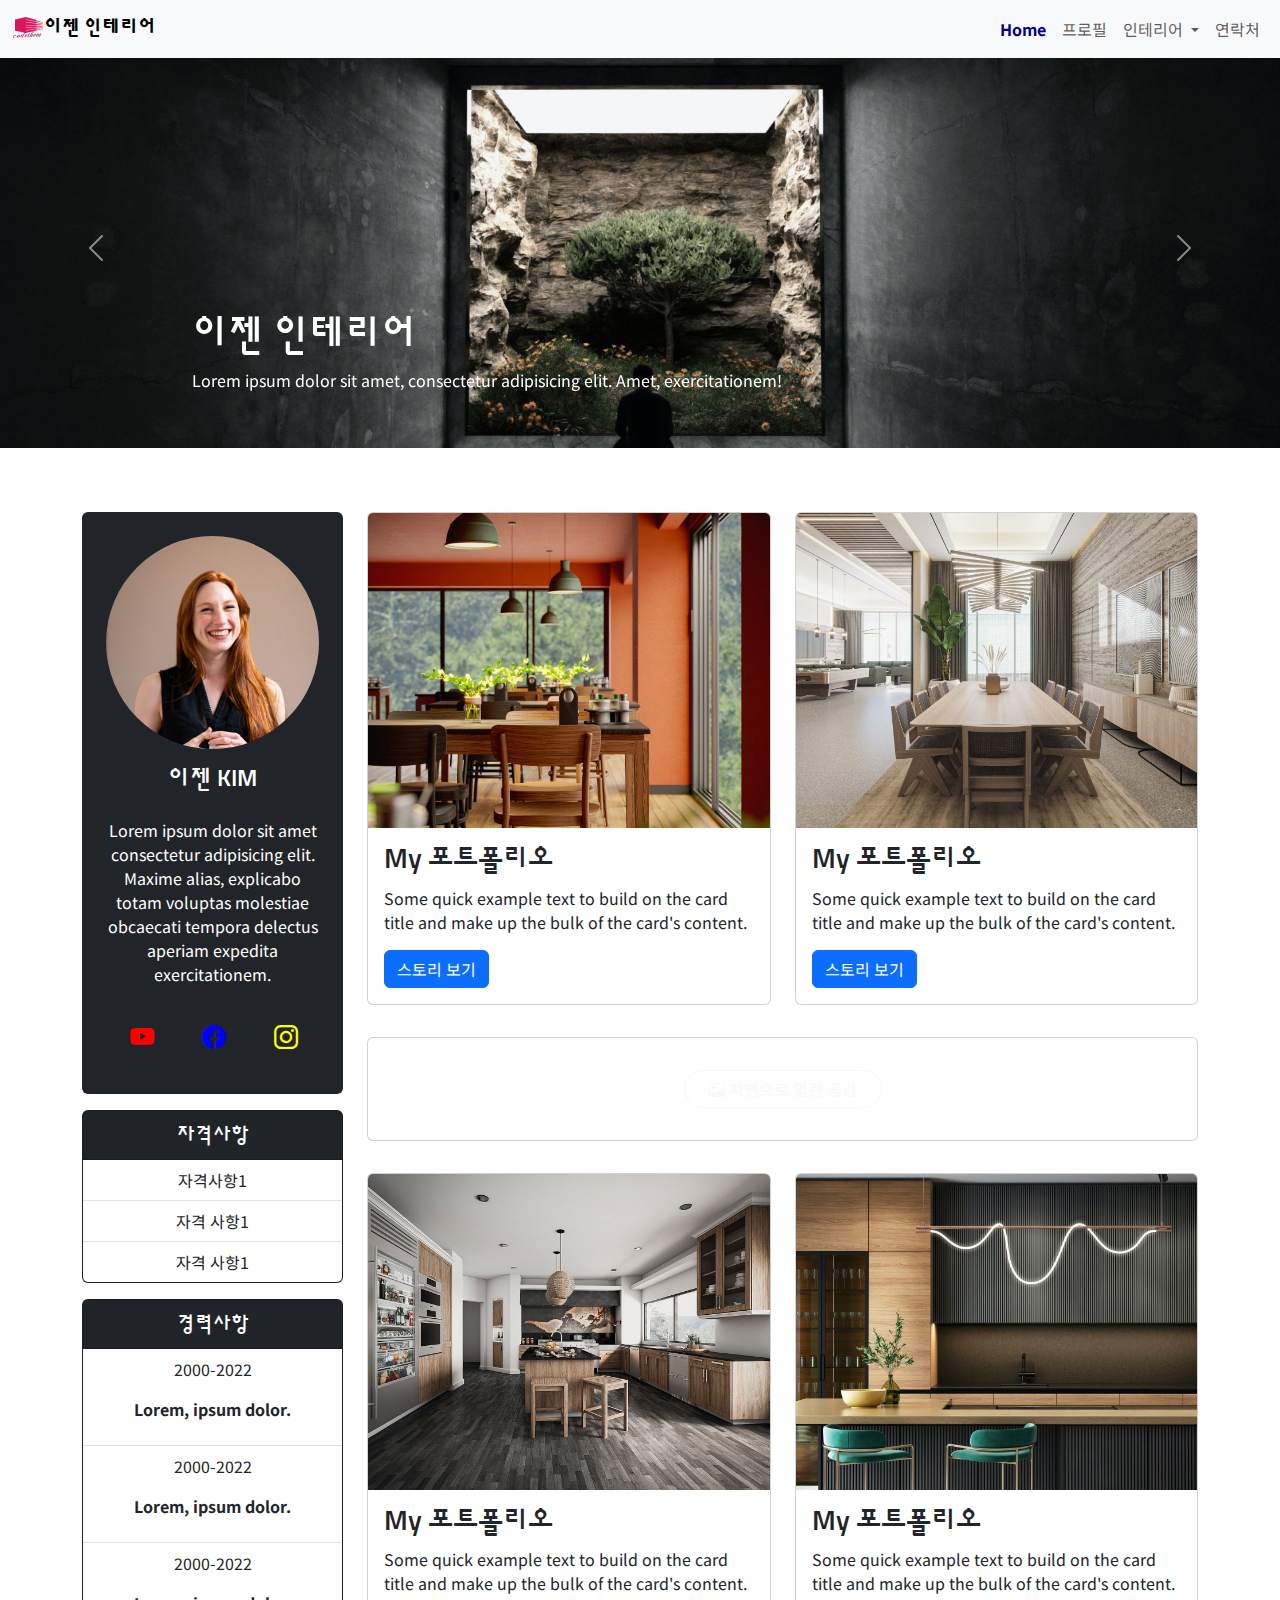
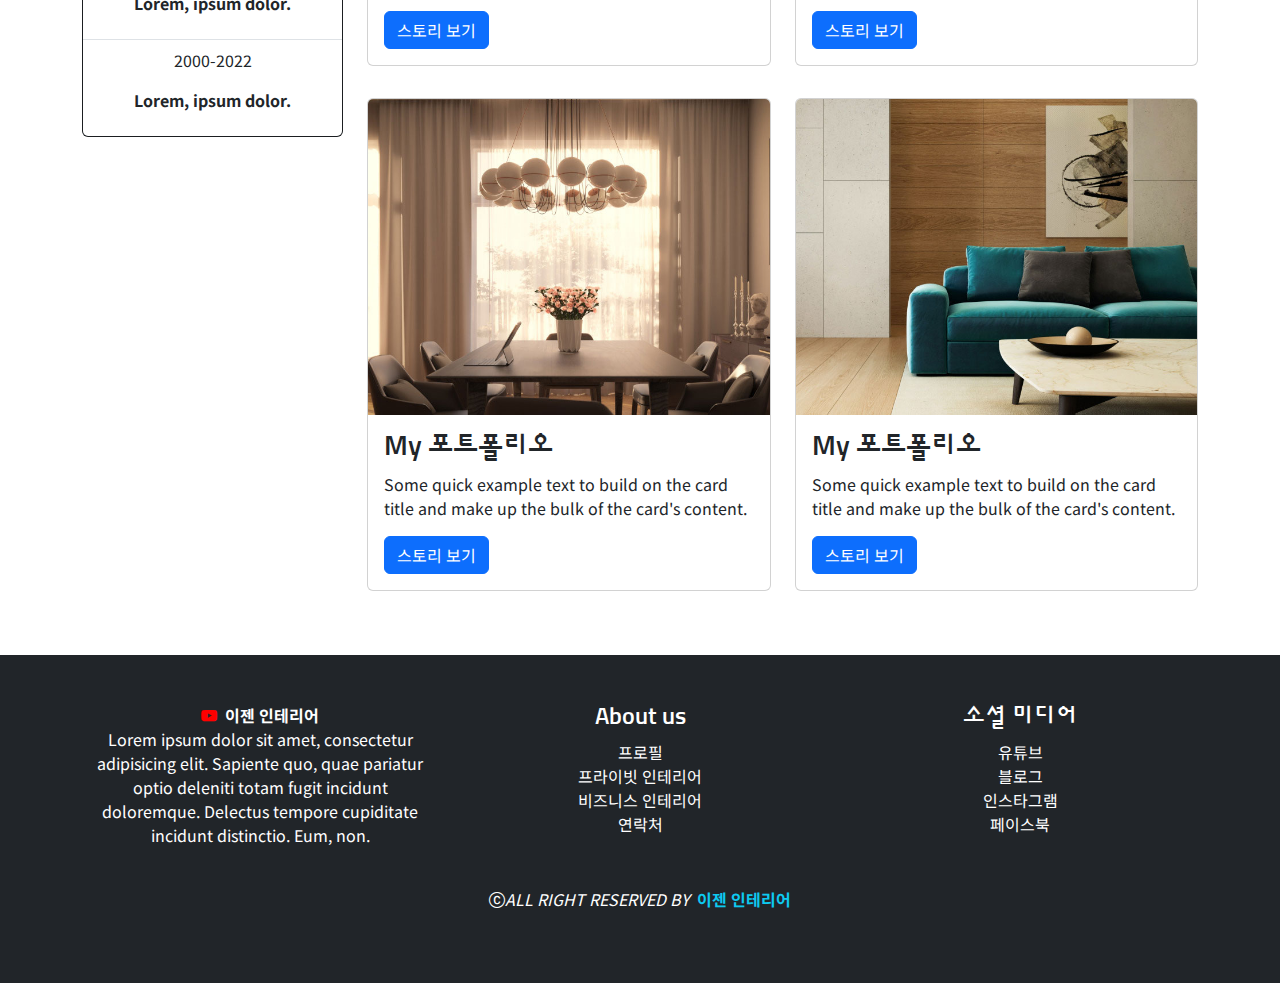
<file: index.html>
<!DOCTYPE html>
<html lang="en">
<head>
    <meta charset="UTF-8">
    <meta name="viewport" content="width=device-width, initial-scale=1.0">
    <title>이젠 인테리어</title>
    <link rel="stylesheet" href="./css/bootstrap.css">
    <link rel="stylesheet" href="https://cdn.jsdelivr.net/npm/bootstrap-icons@1.10.5/font/bootstrap-icons.css">
    <link rel="stylesheet" href="./css/style2.css">
</head>
<body>
  <!-- 내비게이션 섹션 시작 -->
  <nav class="navbar navbar-expand-md fixed-top bg-light">
    <div class="container-fluid">
      <a class="logo-font navbar-brand gugi-font fw-bold" href="#"><img src="./images/logo.png" alt="로고">이젠 인테리어</a>
      <button class="navbar-toggler" type="button" data-bs-toggle="collapse" data-bs-target="#menubar" aria-controls="menubar" aria-expanded="false" aria-label="Toggle navigation">
        <span class="navbar-toggler-icon"></span>
      </button>
      <div class="collapse navbar-collapse " id="menubar">
        <ul class="navbar-nav ms-auto mb-2 mb-lg-0">
          <li class="nav-item">
            <a class="nav-link active" aria-current="page" href="./index.html">Home</a>
          </li>

          <li class="nav-item">
            <a class="nav-link" href="./profile.html">프로필</a>
          </li>

          <li class="nav-item dropdown">
            <a class="nav-link dropdown-toggle" href="#" role="button" data-bs-toggle="dropdown" aria-expanded="false">
              인테리어
            </a>
            <ul class="dropdown-menu">
              <li><a class="dropdown-item" href="./private-interior.html">개인 공간</a></li>
              <li><a class="dropdown-item" href="./business-interior.html">비즈니스 공간</a></li>
            </ul>
          </li>

          <li class="nav-item">
            <a class="nav-link" href="./contact.html">연락처</a>
          </li>
        </ul>
        
      </div>
    </div>
  </nav>
  <!-- 내비게이션 섹션 끝 -->
  <!-- 헤더 영역 시작 -->
  <div id="headerCarousel" class="mt-5 carousel slide carousel-fade">
    <div class="carousel-inner">
      <div class="carousel-item active">
        <img src="./images/header1.jpg" class="d-block w-100" alt="사진">
        <div class="carousel-caption d-none d-md-block text-md-start">
          <h1>이젠 인테리어</h1>
          <p>Lorem ipsum dolor sit amet, consectetur adipisicing elit. Amet, exercitationem!</p>
        </div>
      </div>
      <div class="carousel-item">
        <img src="./images/header2.jpg" class="d-block w-100" alt="사진">
        <div class="carousel-caption d-none d-md-block">
          <h1>이젠 인테리어</h1>
          <p>Lorem ipsum dolor sit amet, consectetur adipisicing elit. Amet, exercitationem!</p>
        </div>
      </div>
      <div class="carousel-item">
        <img src="./images/header3.jpg" class="d-block w-100" alt="사진">
        <div class="carousel-caption d-none d-md-block">
          <h1>이젠 인테리어</h1>
          <p>Lorem ipsum dolor sit amet, consectetur adipisicing elit. Amet, exercitationem!</p>
        </div>
      </div>
      <div class="carousel-item">
        <img src="./images/header4.jpg" class="d-block w-100" alt="사진">
        <div class="carousel-caption d-none d-md-block">
          <h1>이젠 인테리어</h1>
          <p>Lorem ipsum dolor sit amet, consectetur adipisicing elit. Amet, exercitationem!</p>
        </div>
      </div>
      <div class="carousel-item">
        <img src="./images/header5.jpg" class="d-block w-100" alt="사진">
        <div class="carousel-caption d-none d-md-block">
          <h1>이젠 인테리어</h1>
          <p>Lorem ipsum dolor sit amet, consectetur adipisicing elit. Amet, exercitationem!</p>
        </div>
      </div>
    </div>
    <button class="carousel-control-prev" type="button" data-bs-target="#headerCarousel" data-bs-slide="prev">
      <span class="carousel-control-prev-icon" aria-hidden="true"></span>
      <span class="visually-hidden">Previous</span>
    </button>
    <button class="carousel-control-next" type="button" data-bs-target="#headerCarousel" data-bs-slide="next">
      <span class="carousel-control-next-icon" aria-hidden="true"></span>
      <span class="visually-hidden">Next</span>
    </button>
  </div>
  <!-- 헤더 영역 끝 -->
    <!-- 메인 섹션 시작 -->
    <main class="container my-5">
        <div class="row">
            <!-- 프로필 바 섹션 -->
            <section class="col-md-5 col-lg-3">
                <div class="bg-dark text-white text-center my-3 rounded p-4">

                    <img src="./images/main-profile.jpg" alt="프로필사진" class="img-fluid rounded-circle">

                    <h4 class="fs-4 py-3">이젠 KIM</h4>
                    <p>Lorem ipsum dolor sit amet consectetur adipisicing elit. Maxime alias, explicabo totam voluptas molestiae obcaecati tempora delectus aperiam expedita exercitationem.</p>
                    <div class="d-flex justify-content-evenly fs-4 py-3">
                        <a href="https://www.youtube.com/@ezencomputer" target="_blank" class="  px-4"><i class="bi bi-youtube"></i></a>
                        <a href="https://www.facebook.com/ezenac.co.kr/?locale=ko_KR" target="_blank" class=" px-4"><i class="bi bi-facebook"></i></a>
                        <a href="https://www.instagram.com/ezen_ac_official/" target="_blank" class="px-4"><i class="bi bi-instagram red"></i></a>
                    </div>
                </div>
                <!-- 자격사항 리스트 -->
                <div class="card text-white   text-center bg-dark">
                    <div class="card-header">
                      <h3 class="fs-5 m-1">자격사항</h3>
                    </div>
                <ul class="list-group list-group-flush">
                    <li class="list-group-item">자격사항1</li>
                    <li class="list-group-item">자격 사항1</li>
                    <li class="list-group-item">자격 사항1</li>
                  </ul>
                </div>
                <div class="card bg-dark text-white text-center my-3">
                    <div class="card-header">
                      <h3 class="fs-5 m-1">경력사항</h3>
                    </div>
                    <ul class="list-group list-group-flush">
                      <li class="list-group-item">
                        <p>2000-2022</p>
                        <p class="fw-bold">Lorem, ipsum dolor.</p>
                    </li>
                      <li class="list-group-item">
                        <p>2000-2022</p>
                        <p class="fw-bold">Lorem, ipsum dolor.</p>
                      </li>
                      <li class="list-group-item">
                        <p>2000-2022</p>
                        <p class="fw-bold">Lorem, ipsum dolor.</p>
                      </li>
                      <li class="list-group-item">
                        <p>2000-2022</p>
                        <p class="fw-bold">Lorem, ipsum dolor.</p>
                    </ul>
                  </div>
            </section>
            <!-- 프로필 섹션 끝 -->
            <!-- 포트폴리오 섹션 시작 -->
            <section class="col-md-7 col-lg-9">
                <div class="row">
                    <div class="col-lg-6 py-3">
                        <div class="card">
                            <div class="overflow-hidden">
                                <img src="./images/gallery1.jpg" class="card-img-top a" alt="갤러리 사진">
                               </div>
                            <div class="card-body">
                              <h5 class="card-title fs-3">My 포트폴리오</h5>
                              <p class="card-text">Some quick example text to build on the card title and make up the bulk of the card's content.</p>
                              <a href="#" class="btn btn-primary">스토리 보기</a>
                            </div>
                          </div>
                    </div>
                    <div class="col-lg-6 py-3">
                        <div class="card">
                            <div class="overflow-hidden">
                                <img src="./images/gallery2.jpg" class="card-img-top a" alt="갤러리 사진">
                               </div>
                            <div class="card-body">
                              <h5 class="card-title fs-3">My 포트폴리오</h5>
                              <p class="card-text">Some quick example text to build on the card title and make up the bulk of the card's content.</p>
                              <a href="#" class="btn btn-primary">스토리 보기</a>
                            </div>
                          </div>
                    </div>
                </div>
                <!-- 모달 부분 -->
                <!-- <button type="button" class="btn btn-outline-warning rounded-pill" data-bs-toggle="modal"data-bs-target="#exampleModal">자연으로 열린 공간</button> -->

                <div class="modal" id="exampleModal" tabindex="-1">
                    <div class="modal-dialog">
                      <div class="modal-content modal-sm modal-dialog-scrollable">
                        <div class="modal-header">
                          <h5 class="modal-title text-black fs-1">자연으로 열린 공간</h5>
                          <button type="button" class="btn-close" data-bs-dismiss="modal" aria-label="Close"></button>
                        </div>
                        <div class="modal-body">
                          
                          <div class="text-black text-center">
                            <h4>Lorem ipsum dolor sit amet.</h4>
                            <p>
                                Lorem ipsum dolor sit amet consectetur, adipisicing elit. Reiciendis, dolores.
                            </p>
                            <div>
                                <img src="./images/modal-img.jpg" alt="사진" class="img-fluid">
                            </div>
                            <p>Lorem ipsum dolor sit amet, consectetur adipisicing elit. Adipisci, sed! Porro expedita quisquam recusandae explicabo nisi sapiente, deserunt alias quibusdam maxime itaque tenetur quis natus accusamus rerum sed ipsam debitis.</p>
                          </div>
                        </div>
                        <div class="modal-footer">
                            <button type="button" class="btn btn-outline-danger" data-bs-dismiss="modal">닫기</button>
                             <button type="button" class="btn btn-outline-primary">뉴스에서 더 보기</button>
                        </div>
                      </div>
                    </div>
                  </div>

                <!-- 모달 부분 끝 -->
                <div class="col-12 py-3">
                    <div class="banner card text-center p-3">
                        <div class="card-body">
                           <button type="button" class="btn btn-outline-light px-4 rounded-pill" data-bs-toggle="modal"data-bs-target="#exampleModal"><i class="bi bi-image me-1"></i>자연으로 열린 공간</button>
                        </div>

                    </div>
                </div>

                <div class="row">
                    <div class="col-lg-6 py-3">
                        <div class="card">
                            <div class="overflow-hidden">
                                <img src="./images/gallery3.jpg" class="card-img-top a" alt="갤러리 사진">
                               </div>
                            <div class="card-body">
                              <h5 class="card-title fs-3">My 포트폴리오</h5>
                              <p class="card-text">Some quick example text to build on the card title and make up the bulk of the card's content.</p>
                              <a href="#" class="btn btn-primary">스토리 보기</a>
                            </div>
                          </div>
                    </div>
                    <div class="col-lg-6 py-3">
                        <div class="card">
                            <div class="overflow-hidden">
                                <img src="./images/gallery4.jpg" class="card-img-top a" alt="갤러리 사진">
                               </div>
                            <div class="card-body">
                              <h5 class="card-title fs-3">My 포트폴리오</h5>
                              <p class="card-text">Some quick example text to build on the card title and make up the bulk of the card's content.</p>
                              <a href="#" class="btn btn-primary">스토리 보기</a>
                            </div>
                          </div>
                    </div>
                </div>
                <div class="row">
                    <div class="col-lg-6 py-3">
                        <div class="card">
                           <div class="overflow-hidden">
                            <img src="./images/gallery5.jpg" class="card-img-top a" alt="갤러리 사진">
                           </div>
                            <div class="card-body">
                              <h5 class="card-title fs-3">My 포트폴리오</h5>
                              <p class="card-text">Some quick example text to build on the card title and make up the bulk of the card's content.</p>
                              <a href="#" class="btn btn-primary">스토리 보기</a>
                            </div>
                          </div>
                    </div>
                    <div class="col-lg-6 py-3">
                        <div class="card">
                            <div class="overflow-hidden">
                                <img src="./images/gallery6.jpg" class="card-img-top a" alt="갤러리 사진">
                               </div>
                            <div class="card-body">
                              <h5 class="card-title fs-3">My 포트폴리오</h5>
                              <p class="card-text">Some quick example text to build on the card title and make up the bulk of the card's content.</p>
                              <a href="#" class="btn btn-primary">스토리 보기</a>
                            </div>
                          </div>
                    </div>
                </div>



            </section>
            <!-- 포트폴리오 섹션 끝 -->
        </div>
    </main>
    <!-- 메인 섹션 끝 -->
    <!-- 하단 부분 시작 -->
    <footer class="bg-dark text-white">
      <div class="container text-center py-5">
        <div class="row">
          <div class="col-lg-4">
            <a href="https://www.youtube.com/@ezencomputer" target="_blank" class="px-4 text-decoration-none text-white"><i class="bi bi-youtube"></i><span class="ps-2 fw-bold text-decoration-none">이젠 인테리어</span></a>
            <p>Lorem ipsum dolor sit amet, consectetur adipisicing elit. Sapiente quo, quae pariatur optio deleniti totam fugit incidunt doloremque. Delectus tempore cupiditate incidunt distinctio. Eum, non.</p>
          </div>
          <div class="col-lg-4">
            <h4>About us</h4>
            <ul class="list-unstyled">
              <li><a href="./profile.html" class="text-decoration-none text-white">프로필</a></li>
              <li><a href="./private-interior.html" class="text-decoration-none text-white">프라이빗 인테리어</a></li>
              <li><a href="./business-interior.html" class="text-decoration-none text-white">비즈니스 인테리어</a></li>
              <li><a href="./contact.html" class="text-decoration-none text-white">연락처</a></li>
            </ul>
          </div>

          <div class="col-lg-4">
            <h4>소셜 미디어</h4>
            <ul class="list-unstyled">
              <li>유튜브</li>
              <li>블로그</li>
              <li>인스타그램</li>
              <li>페이스북</li>
            </ul>
          </div>

        </div>
        <div class="row">
          <div class="col-12">
            <p class="py-4 mb-0"><i class="bi bi-c-circle">ALL RIGHT RESERVED BY</i><a href="https://mr.ezenac.co.kr/" target="_blank" class="gugi-font link-info fw-bold text-decoration-none"><span class="ms-2">이젠 인테리어</span></a> 
            </p>
          </div>
        </div>
      </div>

    </footer>
    <!-- 하단 부분 끝 -->


    <script src="./js/bootstrap.bundle.js"></script>
</body>
</html>
</file>
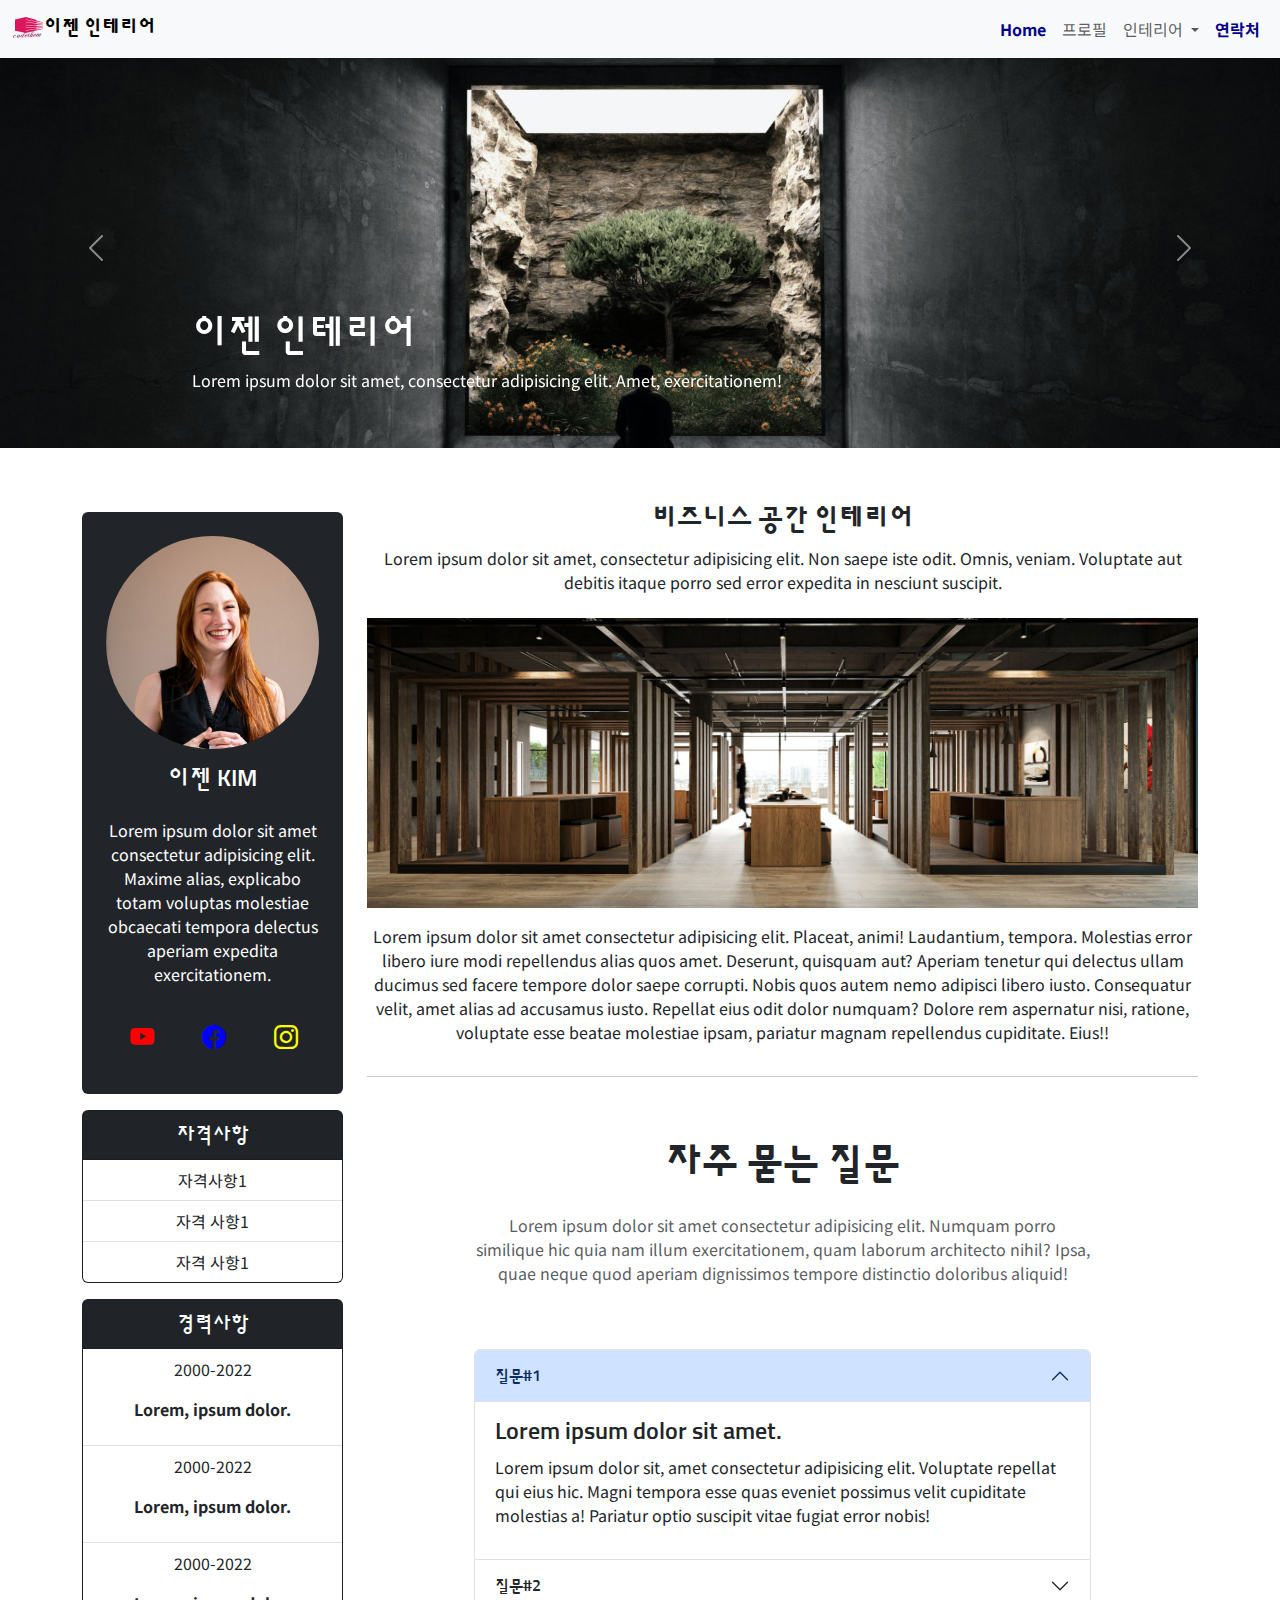
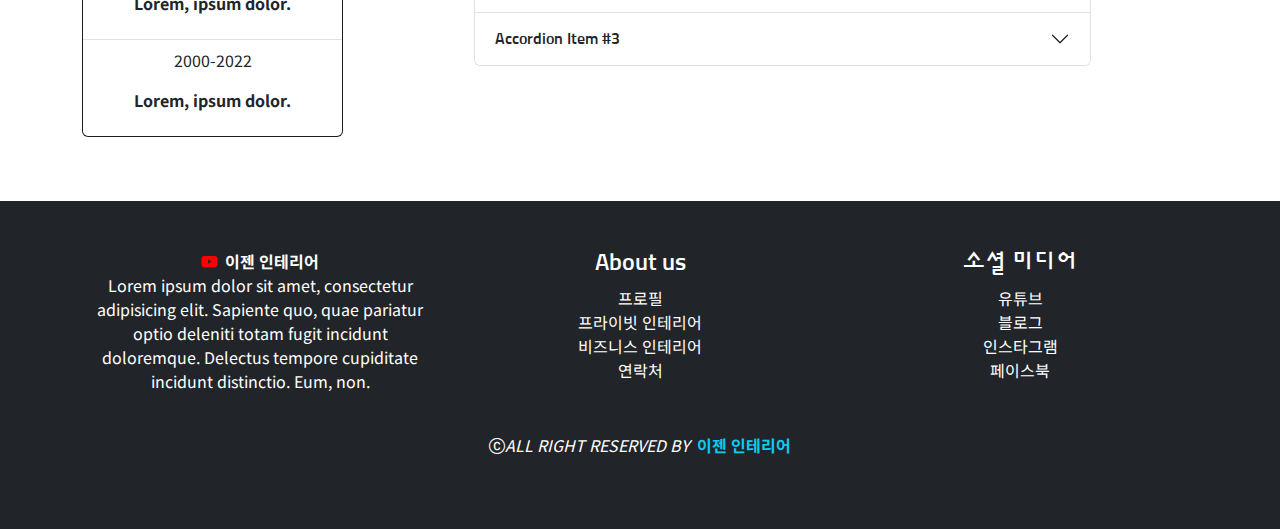
<file: business-interior.html>
<!DOCTYPE html>
<html lang="en">
<head>
    <meta charset="UTF-8">
    <meta name="viewport" content="width=device-width, initial-scale=1.0">
    <title>이젠 인테리어</title>
    <link rel="stylesheet" href="./css/bootstrap.css">
    <link rel="stylesheet" href="https://cdn.jsdelivr.net/npm/bootstrap-icons@1.10.5/font/bootstrap-icons.css">
    <link rel="stylesheet" href="./css/style2.css">
</head>
<body>
  <!-- 내비게이션 섹션 시작 -->
  <nav class="navbar navbar-expand-md fixed-top bg-light">
    <div class="container-fluid">
      <a class="logo-font navbar-brand gugi-font fw-bold" href="#"><img src="./images/logo.png" alt="로고">이젠 인테리어</a>
      <button class="navbar-toggler" type="button" data-bs-toggle="collapse" data-bs-target="#menubar" aria-controls="menubar" aria-expanded="false" aria-label="Toggle navigation">
        <span class="navbar-toggler-icon"></span>
      </button>
      <div class="collapse navbar-collapse " id="menubar">
        <ul class="navbar-nav ms-auto mb-2 mb-lg-0">
          <li class="nav-item">
            <a class="nav-link active" aria-current="page" href="./index.html">Home</a>
          </li>

          <li class="nav-item">
            <a class="nav-link" href="./profile.html">프로필</a>
          </li>

          <li class="nav-item dropdown">
            <a class="nav-link dropdown-toggle" href="#" role="button" data-bs-toggle="dropdown" aria-expanded="false">
              인테리어
            </a>
            <ul class="dropdown-menu">
              <li><a class="dropdown-item" href="./private-interior.html">개인 공간</a></li>
              <li><a class="dropdown-item" href="./business-interior.html">비즈니스 공간</a></li>
            </ul>
          </li>

          <li class="nav-item">
            <a class="nav-link active" href="./contact.html">연락처</a>
          </li>
        </ul>
        
      </div>
    </div>
  </nav>
  <!-- 내비게이션 섹션 끝 -->
  <!-- 헤더 영역 시작 -->
  <div id="headerCarousel" class="mt-5 carousel slide carousel-fade">
    <div class="carousel-inner">
      <div class="carousel-item active">
        <img src="./images/header1.jpg" class="d-block w-100" alt="사진">
        <div class="carousel-caption d-none d-md-block text-md-start">
          <h1>이젠 인테리어</h1>
          <p>Lorem ipsum dolor sit amet, consectetur adipisicing elit. Amet, exercitationem!</p>
        </div>
      </div>
      <div class="carousel-item">
        <img src="./images/header2.jpg" class="d-block w-100" alt="사진">
        <div class="carousel-caption d-none d-md-block">
          <h1>이젠 인테리어</h1>
          <p>Lorem ipsum dolor sit amet, consectetur adipisicing elit. Amet, exercitationem!</p>
        </div>
      </div>
      <div class="carousel-item">
        <img src="./images/header3.jpg" class="d-block w-100" alt="사진">
        <div class="carousel-caption d-none d-md-block">
          <h1>이젠 인테리어</h1>
          <p>Lorem ipsum dolor sit amet, consectetur adipisicing elit. Amet, exercitationem!</p>
        </div>
      </div>
      <div class="carousel-item">
        <img src="./images/header4.jpg" class="d-block w-100" alt="사진">
        <div class="carousel-caption d-none d-md-block">
          <h1>이젠 인테리어</h1>
          <p>Lorem ipsum dolor sit amet, consectetur adipisicing elit. Amet, exercitationem!</p>
        </div>
      </div>
      <div class="carousel-item">
        <img src="./images/header5.jpg" class="d-block w-100" alt="사진">
        <div class="carousel-caption d-none d-md-block">
          <h1>이젠 인테리어</h1>
          <p>Lorem ipsum dolor sit amet, consectetur adipisicing elit. Amet, exercitationem!</p>
        </div>
      </div>
    </div>
    <button class="carousel-control-prev" type="button" data-bs-target="#headerCarousel" data-bs-slide="prev">
      <span class="carousel-control-prev-icon" aria-hidden="true"></span>
      <span class="visually-hidden">Previous</span>
    </button>
    <button class="carousel-control-next" type="button" data-bs-target="#headerCarousel" data-bs-slide="next">
      <span class="carousel-control-next-icon" aria-hidden="true"></span>
      <span class="visually-hidden">Next</span>
    </button>
  </div>
  <!-- 헤더 영역 끝 -->
    <!-- 메인 섹션 시작 -->
    <main class="container my-5">
        <div class="row">
            <!-- 프로필 바 섹션 -->
            <section class="col-md-5 col-lg-3 order-2 order-md-1">
                <div class="bg-dark text-white text-center my-3 rounded p-4">

                    <img src="./images/main-profile.jpg" alt="프로필사진" class="img-fluid rounded-circle">

                    <h4 class="fs-4 py-3">이젠 KIM</h4>
                    <p>Lorem ipsum dolor sit amet consectetur adipisicing elit. Maxime alias, explicabo totam voluptas molestiae obcaecati tempora delectus aperiam expedita exercitationem.</p>
                    <div class="d-flex justify-content-evenly fs-4 py-3">
                        <a href="https://www.youtube.com/@ezencomputer" target="_blank" class="  px-4"><i class="bi bi-youtube"></i></a>
                        <a href="https://www.facebook.com/ezenac.co.kr/?locale=ko_KR" target="_blank" class=" px-4"><i class="bi bi-facebook"></i></a>
                        <a href="https://www.instagram.com/ezen_ac_official/" target="_blank" class="px-4"><i class="bi bi-instagram red"></i></a>
                    </div>
                </div>
                <!-- 자격사항 리스트 -->
                <div class="card text-white   text-center bg-dark">
                    <div class="card-header">
                      <h3 class="fs-5 m-1">자격사항</h3>
                    </div>
                <ul class="list-group list-group-flush">
                    <li class="list-group-item">자격사항1</li>
                    <li class="list-group-item">자격 사항1</li>
                    <li class="list-group-item">자격 사항1</li>
                  </ul>
                </div>
                <div class="card bg-dark text-white text-center my-3">
                    <div class="card-header">
                      <h3 class="fs-5 m-1">경력사항</h3>
                    </div>
                    <ul class="list-group list-group-flush">
                      <li class="list-group-item">
                        <p>2000-2022</p>
                        <p class="fw-bold">Lorem, ipsum dolor.</p>
                    </li>
                      <li class="list-group-item">
                        <p>2000-2022</p>
                        <p class="fw-bold">Lorem, ipsum dolor.</p>
                      </li>
                      <li class="list-group-item">
                        <p>2000-2022</p>
                        <p class="fw-bold">Lorem, ipsum dolor.</p>
                      </li>
                      <li class="list-group-item">
                        <p>2000-2022</p>
                        <p class="fw-bold">Lorem, ipsum dolor.</p>
                    </ul>
                  </div>
            </section>
            <!-- 프로필 섹션 끝 -->
            <!-- 비즈니스 섹션 시작 -->
            <section class="col-md-7 col-lg-9 order-1 order-md-2">
                <!-- 비즈니스 공간 소개 섹션 시작 -->
                <section>
                  <div class="text-center py-2">
                    <h3 class="fw-bold">비즈니스 공간 인테리어</h3>
                    <p>Lorem ipsum dolor sit amet, consectetur adipisicing elit. Non saepe iste odit. Omnis, veniam. Voluptate aut debitis itaque porro sed error expedita in nesciunt suscipit.</p>
                  </div>
                  <div>
                    <img src="./images/business.jpg" alt="비즈니스 사진" class="img-fluid">
                    <p class="text-center py-3">Lorem ipsum dolor sit amet consectetur adipisicing elit. Placeat, animi! Laudantium, tempora. Molestias error libero iure modi repellendus alias quos amet. Deserunt, quisquam aut? Aperiam tenetur qui delectus ullam ducimus sed facere tempore dolor saepe corrupti. Nobis quos autem nemo adipisci libero iusto. Consequatur velit, amet alias ad accusamus iusto. Repellat eius odit dolor numquam? Dolore rem aspernatur nisi, ratione, voluptate esse beatae molestiae ipsam, pariatur magnam repellendus cupiditate. Eius!!</p>
                  </div>
                  
                  

                </section>
                <!-- 비즈니스 공간 소개 섹션 끝 -->
                <hr>
                <!-- 자주 묻는 질문 섹션 시작 -->
                <section class="row">
                  <div class="text-center py-5 col-9 mx-auto">
                    <h3 class="fw-bold fs-1 pb-3">자주 묻는 질문</h3>
                    <p class="text-muted">Lorem ipsum dolor sit amet consectetur adipisicing elit. Numquam porro similique hic quia nam illum exercitationem, quam laborum architecto nihil? Ipsa, quae neque quod aperiam dignissimos tempore distinctio doloribus aliquid!</p>
                  </div>

                  <div class="col-9 mx-auto">
                    <div class="accordion" id="accordionExample">
                      <div class="accordion-item">
                        <h2 class="accordion-header">
                          <button class="accordion-button" type="button" data-bs-toggle="collapse" data-bs-target="#collapseOne" aria-expanded="true" aria-controls="collapseOne">
                            질문#1
                          </button>
                        </h2>
                        <div id="collapseOne" class="accordion-collapse collapse show" data-bs-parent="#accordionExample">
                          <div class="accordion-body">
                            <h4>Lorem ipsum dolor sit amet.</h4>
                            <p>Lorem ipsum dolor sit, amet consectetur adipisicing elit. Voluptate repellat qui eius hic. Magni tempora esse quas eveniet possimus velit cupiditate molestias a! Pariatur optio suscipit vitae fugiat error nobis!</p>
                          </div>
                        </div>
                      </div>
                      <div class="accordion-item">
                        <h2 class="accordion-header">
                          <button class="accordion-button collapsed" type="button" data-bs-toggle="collapse" data-bs-target="#collapseTwo" aria-expanded="false" aria-controls="collapseTwo">
                            질문#2
                          </button>
                        </h2>
                        <div id="collapseTwo" class="accordion-collapse collapse" data-bs-parent="#accordionExample">
                          <div class="accordion-body">
                            <h4>Lorem ipsum dolor sit amet.</h4>
                            <p>Lorem ipsum dolor sit, amet consectetur adipisicing elit. Voluptate repellat qui eius hic. Magni tempora esse quas eveniet possimus velit cupiditate molestias a! Pariatur optio suscipit vitae fugiat error nobis!</p>
                          </div>
                        </div>
                      </div>
                      <div class="accordion-item">
                        <h2 class="accordion-header">
                          <button class="accordion-button collapsed" type="button" data-bs-toggle="collapse" data-bs-target="#collapseThree" aria-expanded="false" aria-controls="collapseThree">
                            Accordion Item #3
                          </button>
                        </h2>
                        <div id="collapseThree" class="accordion-collapse collapse" data-bs-parent="#accordionExample">
                          <div class="accordion-body">
                            <h4>Lorem ipsum dolor sit amet.</h4>
                            <p>Lorem ipsum dolor sit, amet consectetur adipisicing elit. Voluptate repellat qui eius hic. Magni tempora esse quas eveniet possimus velit cupiditate molestias a! Pariatur optio suscipit vitae fugiat error nobis!</p>
                          </div>
                        </div>
                      </div>
                    </div>
                  </div>



                </section>
                <!-- 자주 묻는 질문 섹션 끝 -->
            </section>
            <!-- 비즈니스 섹션 끝 -->
        </div>
    </main>
    <!-- 메인 섹션 끝 -->
    <!-- 하단 부분 시작 -->
    <footer class="bg-dark text-white">
      <div class="container text-center py-5">
        <div class="row">
          <div class="col-lg-4">
            <a href="https://www.youtube.com/@ezencomputer" target="_blank" class="px-4 text-decoration-none text-white"><i class="bi bi-youtube"></i><span class="ps-2 fw-bold text-decoration-none">이젠 인테리어</span></a>
            <p>Lorem ipsum dolor sit amet, consectetur adipisicing elit. Sapiente quo, quae pariatur optio deleniti totam fugit incidunt doloremque. Delectus tempore cupiditate incidunt distinctio. Eum, non.</p>
          </div>
          <div class="col-lg-4">
            <h4>About us</h4>
            <ul class="list-unstyled">
              <li><a href="./profile.html" class="text-decoration-none text-white">프로필</a></li>
              <li><a href="./private-interior.html" class="text-decoration-none text-white">프라이빗 인테리어</a></li>
              <li><a href="./business-interior.html" class="text-decoration-none text-white">비즈니스 인테리어</a></li>
              <li><a href="./contact.html" class="text-decoration-none text-white">연락처</a></li>
            </ul>
          </div>

          <div class="col-lg-4">
            <h4>소셜 미디어</h4>
            <ul class="list-unstyled">
              <li>유튜브</li>
              <li>블로그</li>
              <li>인스타그램</li>
              <li>페이스북</li>
            </ul>
          </div>

        </div>
        <div class="row">
          <div class="col-12">
            <p class="py-4 mb-0"><i class="bi bi-c-circle">ALL RIGHT RESERVED BY</i><a href="https://mr.ezenac.co.kr/" target="_blank" class="gugi-font link-info fw-bold text-decoration-none"><span class="ms-2">이젠 인테리어</span></a> 
            </p>
          </div>
        </div>
      </div>

    </footer>
    <!-- 하단 부분 끝 -->


    <script src="./js/bootstrap.bundle.js"></script>
</body>
</html>
</file>
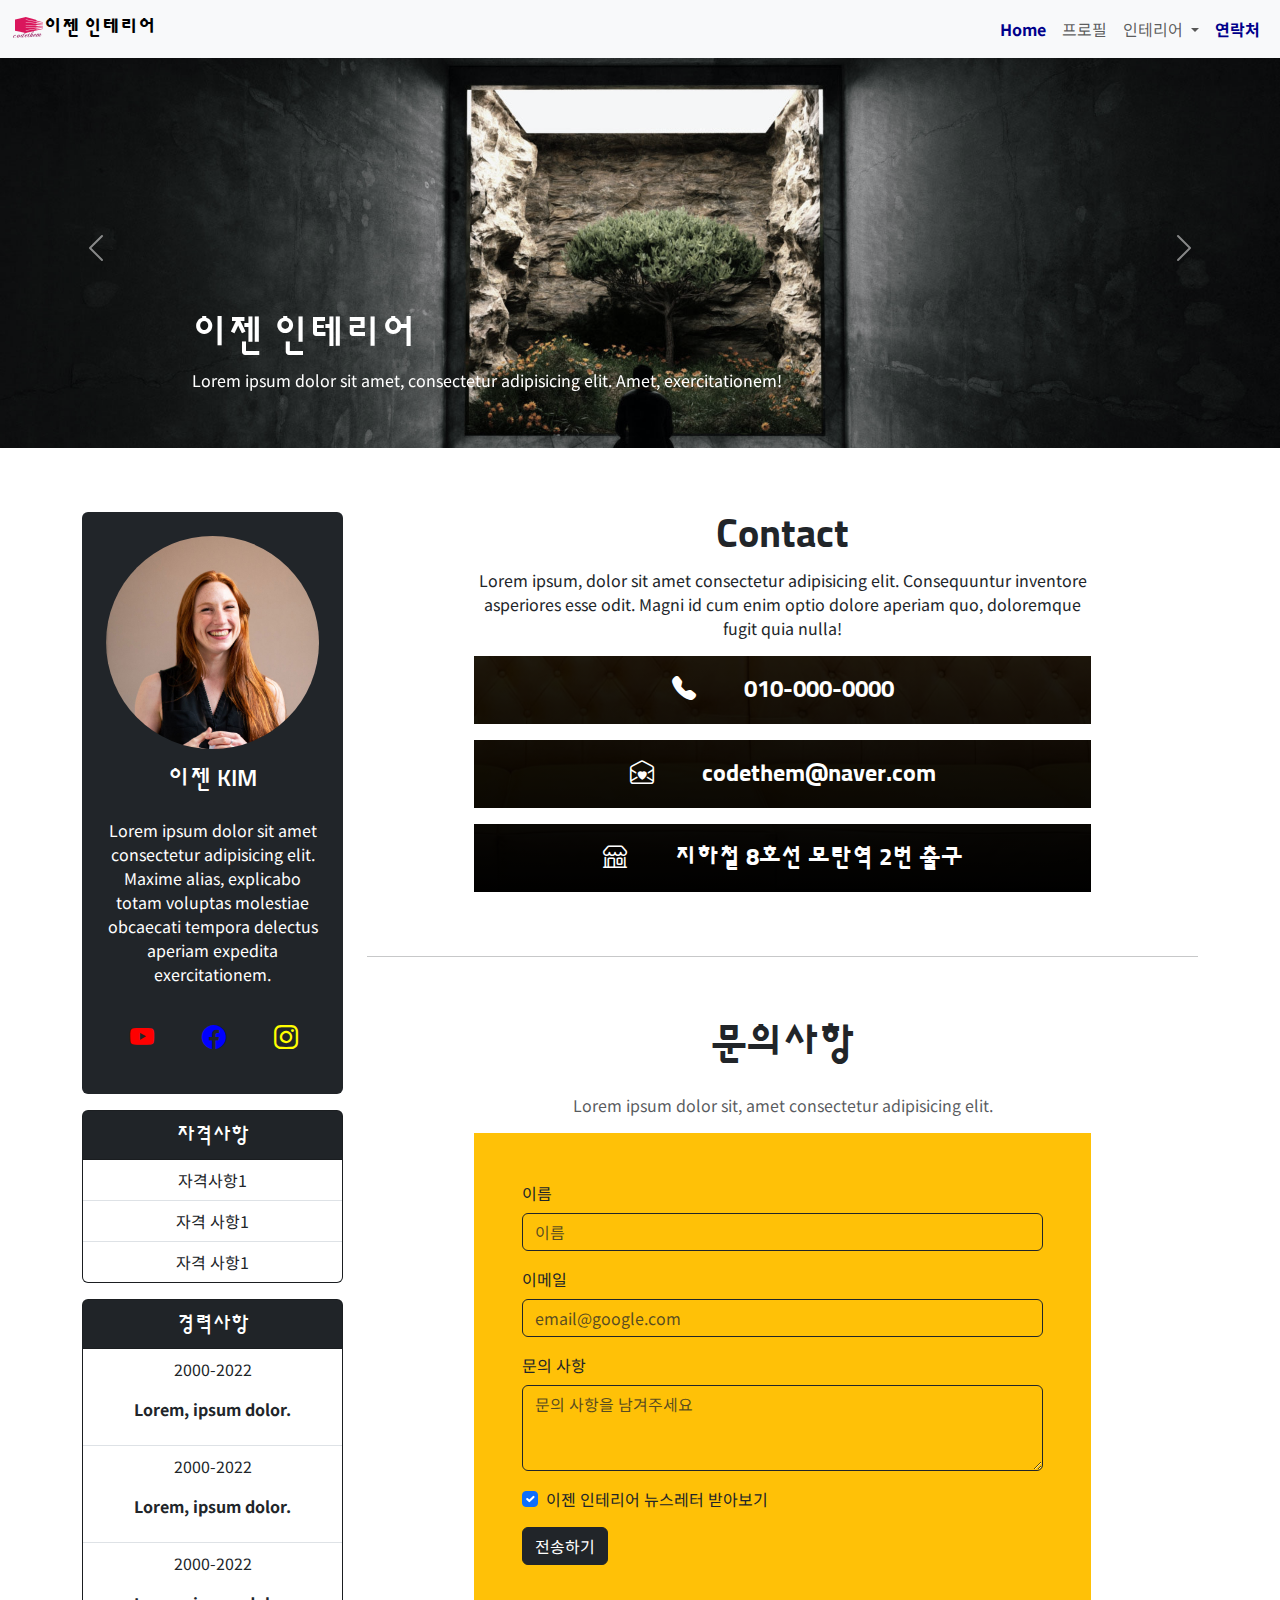
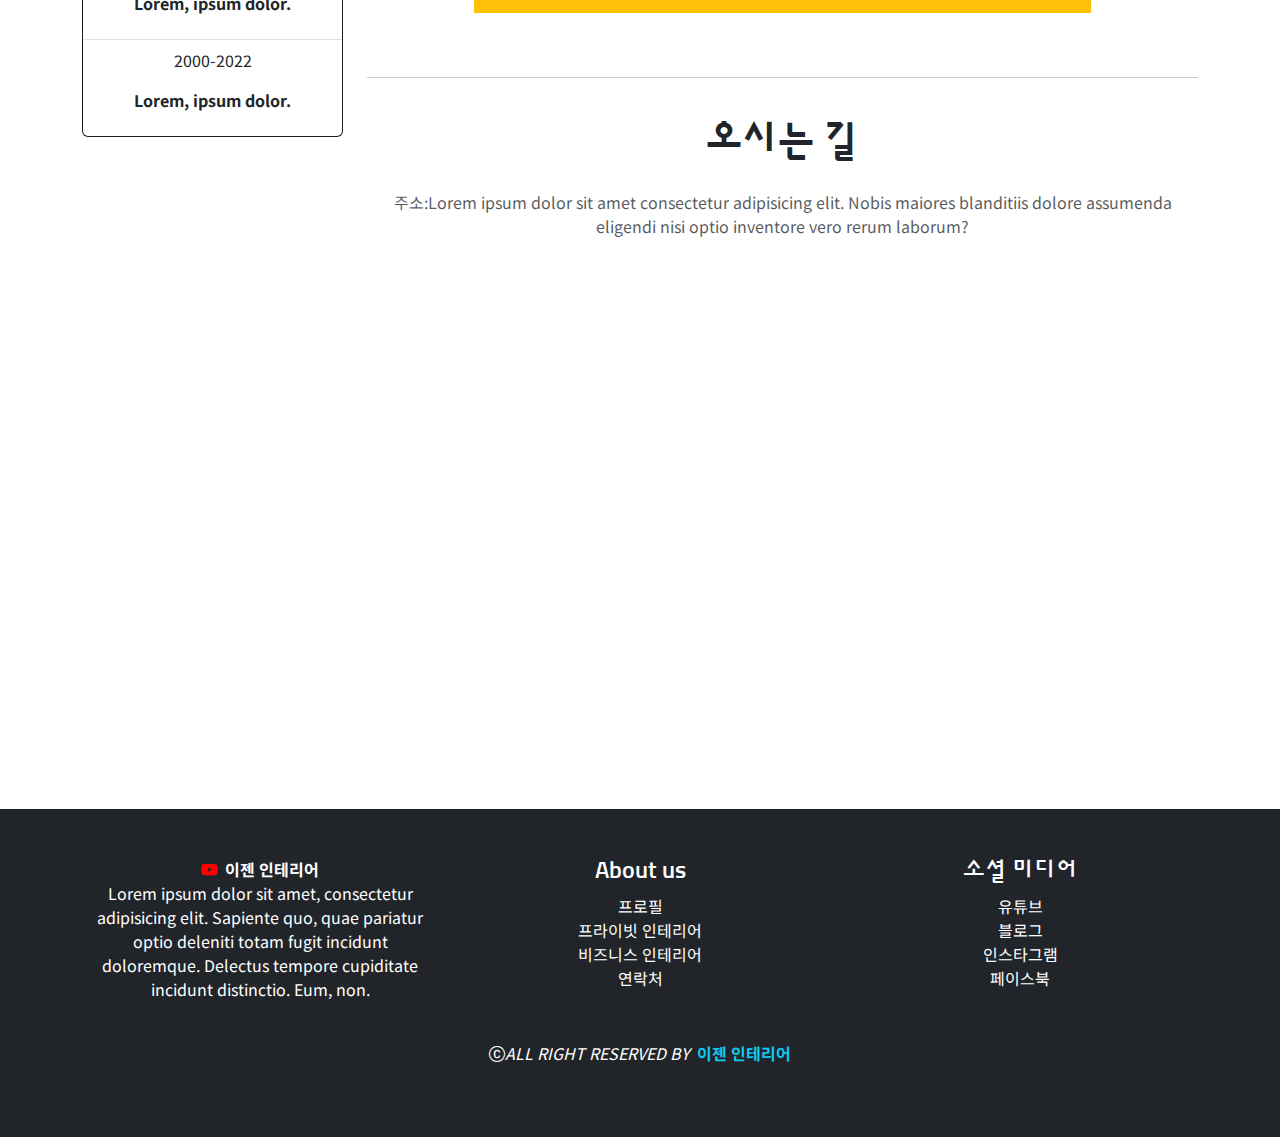
<file: contact.html>
<!DOCTYPE html>
<html lang="en">
<head>
    <meta charset="UTF-8">
    <meta name="viewport" content="width=device-width, initial-scale=1.0">
    <title>이젠 인테리어</title>
    <link rel="stylesheet" href="./css/bootstrap.css">
    <link rel="stylesheet" href="https://cdn.jsdelivr.net/npm/bootstrap-icons@1.10.5/font/bootstrap-icons.css">
    <link rel="stylesheet" href="./css/style2.css">
</head>
<body>
  <!-- 내비게이션 섹션 시작 -->
  <nav class="navbar navbar-expand-md fixed-top bg-light">
    <div class="container-fluid">
      <a class="logo-font navbar-brand gugi-font fw-bold" href="#"><img src="./images/logo.png" alt="로고">이젠 인테리어</a>
      <button class="navbar-toggler" type="button" data-bs-toggle="collapse" data-bs-target="#menubar" aria-controls="menubar" aria-expanded="false" aria-label="Toggle navigation">
        <span class="navbar-toggler-icon"></span>
      </button>
      <div class="collapse navbar-collapse " id="menubar">
        <ul class="navbar-nav ms-auto mb-2 mb-lg-0">
          <li class="nav-item">
            <a class="nav-link active" aria-current="page" href="./index.html">Home</a>
          </li>

          <li class="nav-item">
            <a class="nav-link" href="./profile.html">프로필</a>
          </li>

          <li class="nav-item dropdown">
            <a class="nav-link dropdown-toggle" href="#" role="button" data-bs-toggle="dropdown" aria-expanded="false">
              인테리어
            </a>
            <ul class="dropdown-menu">
              <li><a class="dropdown-item" href="./private-interior.html">개인 공간</a></li>
              <li><a class="dropdown-item" href="./business-interior.html">비즈니스 공간</a></li>
            </ul>
          </li>

          <li class="nav-item">
            <a class="nav-link active" href="./contact.html">연락처</a>
          </li>
        </ul>
        
      </div>
    </div>
  </nav>
  <!-- 내비게이션 섹션 끝 -->
  <!-- 헤더 영역 시작 -->
  <div id="headerCarousel" class="mt-5 carousel slide carousel-fade">
    <div class="carousel-inner">
      <div class="carousel-item active">
        <img src="./images/header1.jpg" class="d-block w-100" alt="사진">
        <div class="carousel-caption d-none d-md-block text-md-start">
          <h1>이젠 인테리어</h1>
          <p>Lorem ipsum dolor sit amet, consectetur adipisicing elit. Amet, exercitationem!</p>
        </div>
      </div>
      <div class="carousel-item">
        <img src="./images/header2.jpg" class="d-block w-100" alt="사진">
        <div class="carousel-caption d-none d-md-block">
          <h1>이젠 인테리어</h1>
          <p>Lorem ipsum dolor sit amet, consectetur adipisicing elit. Amet, exercitationem!</p>
        </div>
      </div>
      <div class="carousel-item">
        <img src="./images/header3.jpg" class="d-block w-100" alt="사진">
        <div class="carousel-caption d-none d-md-block">
          <h1>이젠 인테리어</h1>
          <p>Lorem ipsum dolor sit amet, consectetur adipisicing elit. Amet, exercitationem!</p>
        </div>
      </div>
      <div class="carousel-item">
        <img src="./images/header4.jpg" class="d-block w-100" alt="사진">
        <div class="carousel-caption d-none d-md-block">
          <h1>이젠 인테리어</h1>
          <p>Lorem ipsum dolor sit amet, consectetur adipisicing elit. Amet, exercitationem!</p>
        </div>
      </div>
      <div class="carousel-item">
        <img src="./images/header5.jpg" class="d-block w-100" alt="사진">
        <div class="carousel-caption d-none d-md-block">
          <h1>이젠 인테리어</h1>
          <p>Lorem ipsum dolor sit amet, consectetur adipisicing elit. Amet, exercitationem!</p>
        </div>
      </div>
    </div>
    <button class="carousel-control-prev" type="button" data-bs-target="#headerCarousel" data-bs-slide="prev">
      <span class="carousel-control-prev-icon" aria-hidden="true"></span>
      <span class="visually-hidden">Previous</span>
    </button>
    <button class="carousel-control-next" type="button" data-bs-target="#headerCarousel" data-bs-slide="next">
      <span class="carousel-control-next-icon" aria-hidden="true"></span>
      <span class="visually-hidden">Next</span>
    </button>
  </div>
  <!-- 헤더 영역 끝 -->
    <!-- 메인 섹션 시작 -->
    <main class="container my-5">
        <div class="row">
            <!-- 프로필 바 섹션 -->
            <section class="col-md-5 col-lg-3  order-2 order-md-1">
                <div class="bg-dark text-white text-center my-3 rounded p-4">

                    <img src="./images/main-profile.jpg" alt="프로필사진" class="img-fluid rounded-circle">

                    <h4 class="fs-4 py-3">이젠 KIM</h4>
                    <p>Lorem ipsum dolor sit amet consectetur adipisicing elit. Maxime alias, explicabo totam voluptas molestiae obcaecati tempora delectus aperiam expedita exercitationem.</p>
                    <div class="d-flex justify-content-evenly fs-4 py-3">
                        <a href="https://www.youtube.com/@ezencomputer" target="_blank" class="  px-4"><i class="bi bi-youtube"></i></a>
                        <a href="https://www.facebook.com/ezenac.co.kr/?locale=ko_KR" target="_blank" class=" px-4"><i class="bi bi-facebook"></i></a>
                        <a href="https://www.instagram.com/ezen_ac_official/" target="_blank" class="px-4"><i class="bi bi-instagram red"></i></a>
                    </div>
                </div>
                <!-- 자격사항 리스트 -->
                <div class="card text-white   text-center bg-dark">
                    <div class="card-header">
                      <h3 class="fs-5 m-1">자격사항</h3>
                    </div>
                <ul class="list-group list-group-flush">
                    <li class="list-group-item">자격사항1</li>
                    <li class="list-group-item">자격 사항1</li>
                    <li class="list-group-item">자격 사항1</li>
                  </ul>
                </div>
                <div class="card bg-dark text-white text-center my-3">
                    <div class="card-header">
                      <h3 class="fs-5 m-1">경력사항</h3>
                    </div>
                    <ul class="list-group list-group-flush">
                      <li class="list-group-item">
                        <p>2000-2022</p>
                        <p class="fw-bold">Lorem, ipsum dolor.</p>
                    </li>
                      <li class="list-group-item">
                        <p>2000-2022</p>
                        <p class="fw-bold">Lorem, ipsum dolor.</p>
                      </li>
                      <li class="list-group-item">
                        <p>2000-2022</p>
                        <p class="fw-bold">Lorem, ipsum dolor.</p>
                      </li>
                      <li class="list-group-item">
                        <p>2000-2022</p>
                        <p class="fw-bold">Lorem, ipsum dolor.</p>
                    </ul>
                  </div>
            </section>
            <!-- 프로필 섹션 끝 -->
            <!-- 연락처 섹션 시작 -->
            <section class="col-md-7 col-lg-9 order-1 order-md-2">
                <!-- contact 섹션 시작 -->
                <section class="row pt-3 pb-5 text-center">
                  <div class="col-lg-9 mx-auto">
                    <h3 class="fs-1 fw-bold">Contact</h3>
                    <p>Lorem ipsum, dolor sit amet consectetur adipisicing elit. Consequuntur inventore asperiores esse odit. Magni id cum enim optio dolore aperiam quo, doloremque fugit quia nulla!</p>
                    <div class="maniu py-3 mt-3">
                      <p class="fs-4 fw-bold text-white mb-0 logo-font"><i class="bi bi-telephone-fill me-3 me-lg-5"></i>010-000-0000</p>
                    </div>
                    <div class="maniu py-3 mt-3">
                      <p class="fs-4 fw-bold text-white mb-0 logo-font"><i class="bi bi-envelope-open-heart me-3 me-lg-5"></i>codethem@naver.com</p>
                    </div>
                    <div class="maniu py-3 mt-3">
                      <p class="fs-4 fw-bold text-white mb-0 logo-font"><i class="bi bi-shop me-3 me-lg-5"></i>지하철 8호선 모란역 2번 출구</p>
                    </div>
                  </div>
                  
                  
                </section>

                <!-- contact 섹션 끝 -->
                <hr>
                <!-- 문의사항 섹션 시작 -->
                <div class="row py-5">
                  <div class="col-lg-9 mx-auto">
                    <h2 class="fs-1 fw-bold pb-3 text-center">문의사항</h2>
                    <p class="text-muted text-center">Lorem ipsum dolor sit, amet consectetur adipisicing elit.</p>
                    <!-- 입력폼 -->
                    <form action="" class="text-start bg-warning p-5">
                      <div class="mb-3">
                        <label for="exampleFormControlInput1" class="form-label">이름</label>
                        <input type="name" class="form-control bg-transparent border-dark" id="exampleFormControlInput1" placeholder="이름">
                      </div>
                      <div class="mb-3">
                        <label for="exampleFormControlInput1" class="form-label">이메일</label>
                        <input type="email" class="form-control bg-transparent border-dark" id="exampleFormControlInput1" placeholder="email@google.com">
                      </div>
                      <div class="mb-3">
                        <label for="exampleFormControlTextarea1" class="form-label">문의 사항</label>
                        <textarea class="form-control bg-transparent border-dark" id="exampleFormControlTextarea1" rows="3" placeholder="문의 사항을 남겨주세요"></textarea>
                      </div>
                      <div class="form-check mb-3">
                        <input type="checkbox" class="form-check-input" id="news=letter-check" checked>
                        <label for="news-letter-check" class="form-check-label">이젠 인테리어 뉴스레터 받아보기</label>
                        
                      </div>
                      <button type="submit" class="btn btn-dark">전송하기</button>
                    </form>
                  </div>
                </div>
                <!-- 문의사항 섹션 끝 -->
                <hr>
                <!-- 구글 맵 섹션 시작 -->
                <section class="py-4 text-center">
                  <h2 class="fs-1 fw-bold">오시는 길</h2>
                  <p class="text-muted py-3">주소:Lorem ipsum dolor sit amet consectetur adipisicing elit. Nobis maiores blanditiis dolore assumenda eligendi nisi optio inventore vero rerum laborum?</p>
                  <div class="ratio ratio-16x9">
                    <iframe src="https://www.google.com/maps/embed?pb=!1m18!1m12!1m3!1d3168.208477315854!2d127.12778636426147!3d37.432179525707575!2m3!1f0!2f0!3f0!3m2!1i1024!2i768!4f13.1!3m3!1m2!1s0x357ca883df7418d1%3A0x1e9926ba0f71d15c!2z7J207KCgSVTsu7Ttk6jthLDslYTsubTrjbDrr7g!5e0!3m2!1sko!2skr!4v1704181072483!5m2!1sko!2skr" width="600" height="450" style="border:0;" allowfullscreen="" loading="lazy" referrerpolicy="no-referrer-when-downgrade"></iframe>
                  </div>
                </section>
                <!-- 구글 맵 섹션 끝 -->
               



            </section>
            <!-- 연락처 섹션 끝 -->
        </div>
    </main>
    <!-- 메인 섹션 끝 -->
    <!-- 하단 부분 시작 -->
    <footer class="bg-dark text-white">
      <div class="container text-center py-5">
        <div class="row">
          <div class="col-lg-4">
            <a href="https://www.youtube.com/@ezencomputer" target="_blank" class="px-4 text-decoration-none text-white"><i class="bi bi-youtube"></i><span class="ps-2 fw-bold text-decoration-none">이젠 인테리어</span></a>
            <p>Lorem ipsum dolor sit amet, consectetur adipisicing elit. Sapiente quo, quae pariatur optio deleniti totam fugit incidunt doloremque. Delectus tempore cupiditate incidunt distinctio. Eum, non.</p>
          </div>
          <div class="col-lg-4">
            <h4>About us</h4>
            <ul class="list-unstyled">
              <li><a href="./profile.html" class="text-decoration-none text-white">프로필</a></li>
              <li><a href="./private-interior.html" class="text-decoration-none text-white">프라이빗 인테리어</a></li>
              <li><a href="./business-interior.html" class="text-decoration-none text-white">비즈니스 인테리어</a></li>
              <li><a href="./contact.html" class="text-decoration-none text-white">연락처</a></li>
            </ul>
          </div>

          <div class="col-lg-4">
            <h4>소셜 미디어</h4>
            <ul class="list-unstyled">
              <li>유튜브</li>
              <li>블로그</li>
              <li>인스타그램</li>
              <li>페이스북</li>
            </ul>
          </div>

        </div>
        <div class="row">
          <div class="col-12">
            <p class="py-4 mb-0"><i class="bi bi-c-circle">ALL RIGHT RESERVED BY</i><a href="https://mr.ezenac.co.kr/" target="_blank" class="gugi-font link-info fw-bold text-decoration-none"><span class="ms-2">이젠 인테리어</span></a> 
            </p>
          </div>
        </div>
      </div>

    </footer>
    <!-- 하단 부분 끝 -->


    <script src="./js/bootstrap.bundle.js"></script>
</body>
</html>
</file>
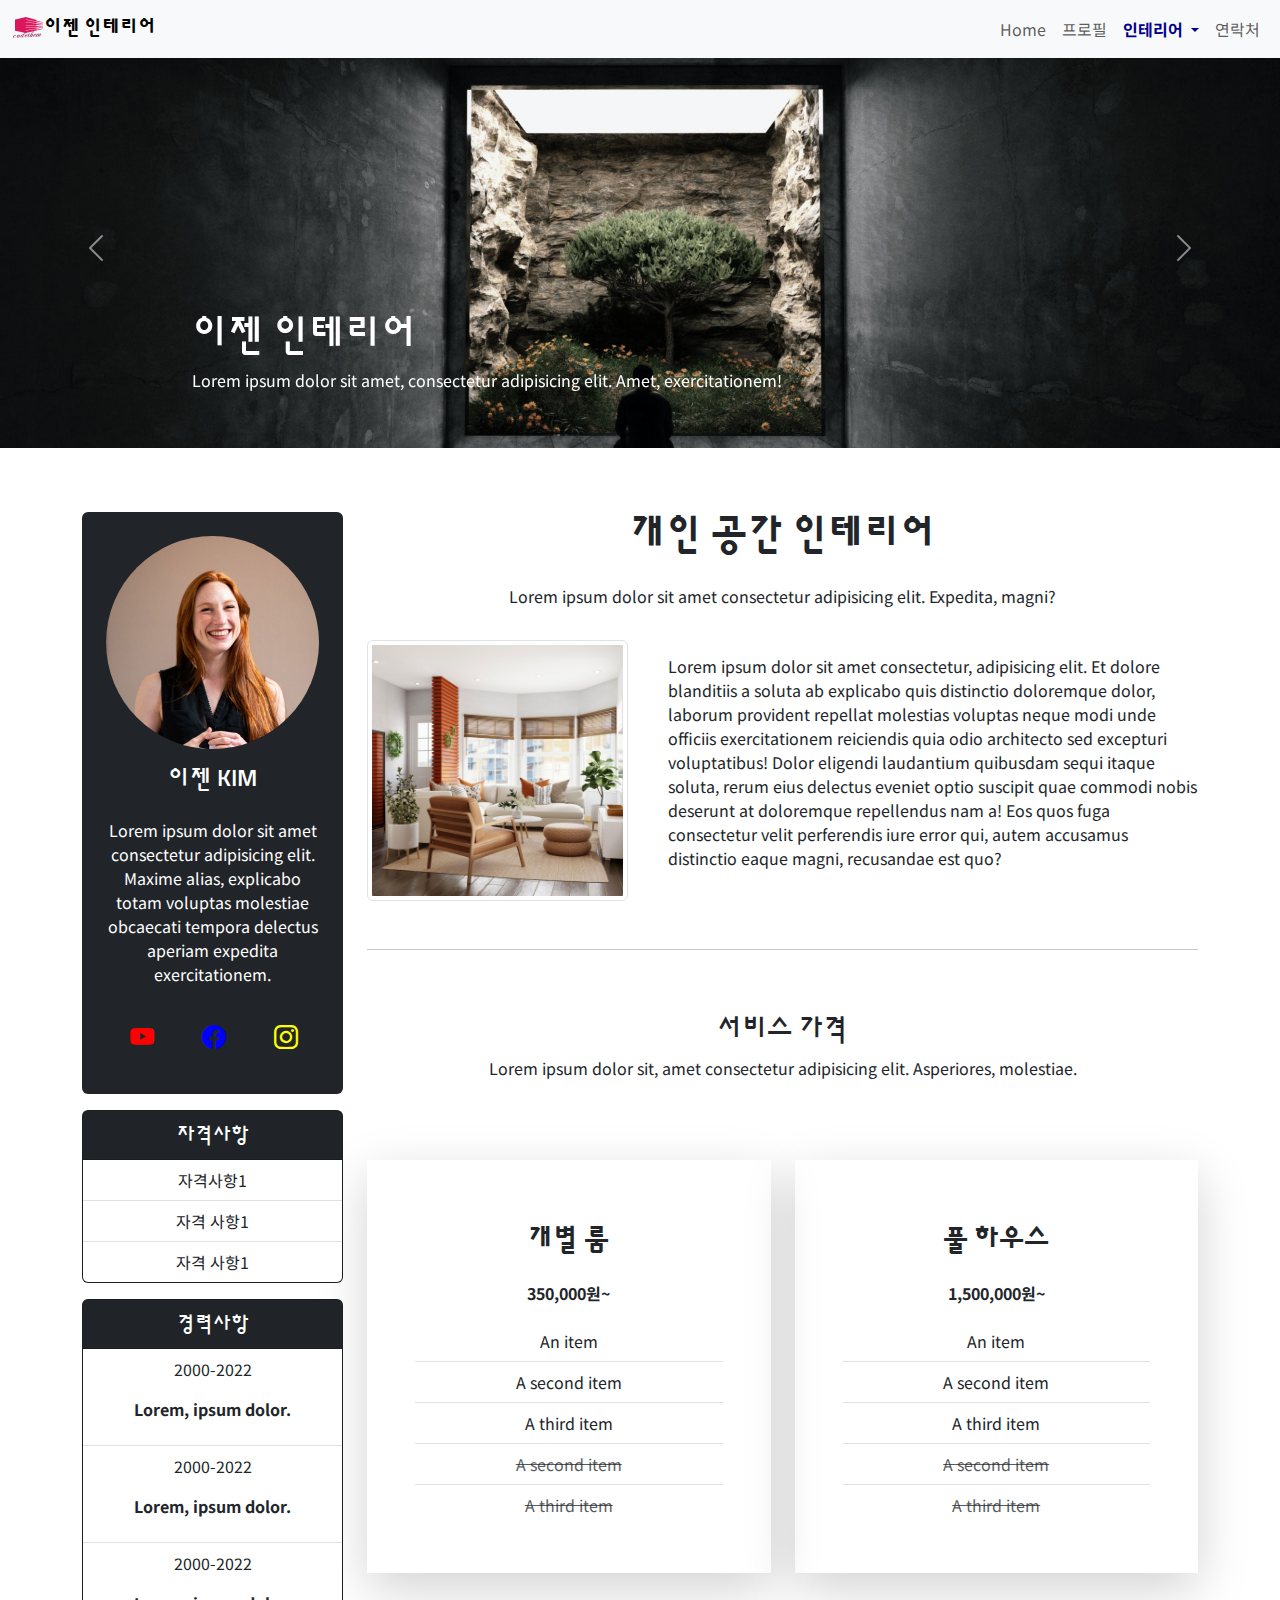
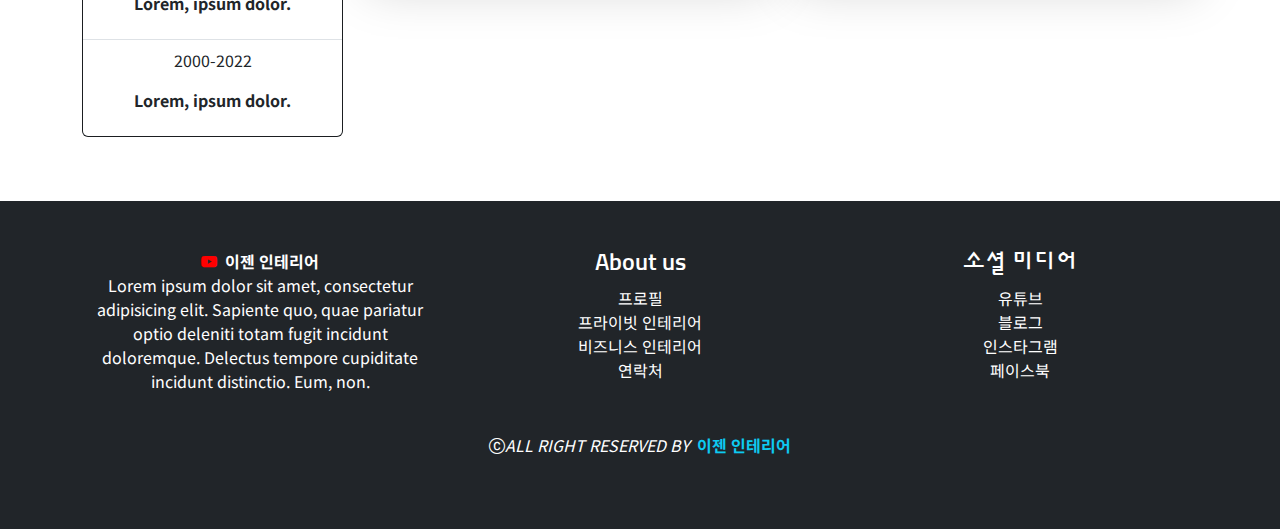
<file: private-interior.html>
<!DOCTYPE html>
<html lang="en">
<head>
    <meta charset="UTF-8">
    <meta name="viewport" content="width=device-width, initial-scale=1.0">
    <title>이젠 인테리어</title>
    <link rel="stylesheet" href="./css/bootstrap.css">
    <link rel="stylesheet" href="https://cdn.jsdelivr.net/npm/bootstrap-icons@1.10.5/font/bootstrap-icons.css">
    <link rel="stylesheet" href="./css/style2.css">
</head>
<body>
  <!-- 내비게이션 섹션 시작 -->
  <nav class="navbar navbar-expand-md fixed-top bg-light">
    <div class="container-fluid">
      <a class="logo-font navbar-brand gugi-font fw-bold" href="#"><img src="./images/logo.png" alt="로고">이젠 인테리어</a>
      <button class="navbar-toggler" type="button" data-bs-toggle="collapse" data-bs-target="#menubar" aria-controls="menubar" aria-expanded="false" aria-label="Toggle navigation">
        <span class="navbar-toggler-icon"></span>
      </button>
      <div class="collapse navbar-collapse " id="menubar">
        <ul class="navbar-nav ms-auto mb-2 mb-lg-0">
          <li class="nav-item">
            <a class="nav-link" aria-current="page" href="./index.html">Home</a>
          </li>

          <li class="nav-item">
            <a class="nav-link" href="./profile.html">프로필</a>
          </li>

          <li class="nav-item dropdown">
            <a class="nav-link dropdown-toggle active" href="#" role="button" data-bs-toggle="dropdown" aria-expanded="false">
              인테리어
            </a>
            <ul class="dropdown-menu">
              <li><a class="dropdown-item active" href="./private-interior.html">개인 공간</a></li>
              <li><a class="dropdown-item" href="./business-interior.html">비즈니스 공간</a></li>
            </ul>
          </li>

          <li class="nav-item">
            <a class="nav-link" href="./contact.html">연락처</a>
          </li>
        </ul>
        
      </div>
    </div>
  </nav>
  <!-- 내비게이션 섹션 끝 -->
  <!-- 헤더 영역 시작 -->
  <div id="headerCarousel" class="mt-5 carousel slide carousel-fade">
    <div class="carousel-inner">
      <div class="carousel-item active">
        <img src="./images/header1.jpg" class="d-block w-100" alt="사진">
        <div class="carousel-caption d-none d-md-block text-md-start">
          <h1>이젠 인테리어</h1>
          <p>Lorem ipsum dolor sit amet, consectetur adipisicing elit. Amet, exercitationem!</p>
        </div>
      </div>
      <div class="carousel-item">
        <img src="./images/header2.jpg" class="d-block w-100" alt="사진">
        <div class="carousel-caption d-none d-md-block">
          <h1>이젠 인테리어</h1>
          <p>Lorem ipsum dolor sit amet, consectetur adipisicing elit. Amet, exercitationem!</p>
        </div>
      </div>
      <div class="carousel-item">
        <img src="./images/header3.jpg" class="d-block w-100" alt="사진">
        <div class="carousel-caption d-none d-md-block">
          <h1>이젠 인테리어</h1>
          <p>Lorem ipsum dolor sit amet, consectetur adipisicing elit. Amet, exercitationem!</p>
        </div>
      </div>
      <div class="carousel-item">
        <img src="./images/header4.jpg" class="d-block w-100" alt="사진">
        <div class="carousel-caption d-none d-md-block">
          <h1>이젠 인테리어</h1>
          <p>Lorem ipsum dolor sit amet, consectetur adipisicing elit. Amet, exercitationem!</p>
        </div>
      </div>
      <div class="carousel-item">
        <img src="./images/header5.jpg" class="d-block w-100" alt="사진">
        <div class="carousel-caption d-none d-md-block">
          <h1>이젠 인테리어</h1>
          <p>Lorem ipsum dolor sit amet, consectetur adipisicing elit. Amet, exercitationem!</p>
        </div>
      </div>
    </div>
    <button class="carousel-control-prev" type="button" data-bs-target="#headerCarousel" data-bs-slide="prev">
      <span class="carousel-control-prev-icon" aria-hidden="true"></span>
      <span class="visually-hidden">Previous</span>
    </button>
    <button class="carousel-control-next" type="button" data-bs-target="#headerCarousel" data-bs-slide="next">
      <span class="carousel-control-next-icon" aria-hidden="true"></span>
      <span class="visually-hidden">Next</span>
    </button>
  </div>
  <!-- 헤더 영역 끝 -->
    <!-- 메인 섹션 시작 -->
    <main class="container my-5">
        <div class="row">
            <!-- 프로필 바 섹션 -->
            <section class="col-md-5 col-lg-3 order-2 order-md-1">
                <div class="bg-dark text-white text-center my-3 rounded p-4">

                    <img src="./images/main-profile.jpg" alt="프로필사진" class="img-fluid rounded-circle">

                    <h4 class="fs-4 py-3">이젠 KIM</h4>
                    <p>Lorem ipsum dolor sit amet consectetur adipisicing elit. Maxime alias, explicabo totam voluptas molestiae obcaecati tempora delectus aperiam expedita exercitationem.</p>
                    <div class="d-flex justify-content-evenly fs-4 py-3">
                        <a href="https://www.youtube.com/@ezencomputer" target="_blank" class="  px-4"><i class="bi bi-youtube"></i></a>
                        <a href="https://www.facebook.com/ezenac.co.kr/?locale=ko_KR" target="_blank" class=" px-4"><i class="bi bi-facebook"></i></a>
                        <a href="https://www.instagram.com/ezen_ac_official/" target="_blank" class="px-4"><i class="bi bi-instagram red"></i></a>
                    </div>
                </div>
                <!-- 자격사항 리스트 -->
                <div class="card text-white   text-center bg-dark">
                    <div class="card-header">
                      <h3 class="fs-5 m-1">자격사항</h3>
                    </div>
                <ul class="list-group list-group-flush">
                    <li class="list-group-item">자격사항1</li>
                    <li class="list-group-item">자격 사항1</li>
                    <li class="list-group-item">자격 사항1</li>
                  </ul>
                </div>
                <div class="card bg-dark text-white text-center my-3">
                    <div class="card-header">
                      <h3 class="fs-5 m-1">경력사항</h3>
                    </div>
                    <ul class="list-group list-group-flush">
                      <li class="list-group-item">
                        <p>2000-2022</p>
                        <p class="fw-bold">Lorem, ipsum dolor.</p>
                    </li>
                      <li class="list-group-item">
                        <p>2000-2022</p>
                        <p class="fw-bold">Lorem, ipsum dolor.</p>
                      </li>
                      <li class="list-group-item">
                        <p>2000-2022</p>
                        <p class="fw-bold">Lorem, ipsum dolor.</p>
                      </li>
                      <li class="list-group-item">
                        <p>2000-2022</p>
                        <p class="fw-bold">Lorem, ipsum dolor.</p>
                    </ul>
                  </div>
            </section>
            <!-- 프로필 섹션 끝 -->
            <!-- 포트폴리오 섹션 시작 -->
            <section class="col-md-7 col-lg-9 order-1 order-md-2">
              <!-- 프라이빗 인테리어 소개 섹션 -->
              <section class="text-center py-3">
                <div class="text-center">
                  <h3 class="fs-1 fw-bold pb-3">개인 공간 인테리어</h3>
                  <p>Lorem ipsum dolor sit amet consectetur adipisicing elit. Expedita, magni?</p>
                </div>

                <div class="row align-items-center">
                  <div class="col-lg-6 col-xl-4 py-3">
                    <img src="./images/private.jpg" alt="사진" class="img-thumbnail img-fluid">
                  </div>
                  <div class="col-lg-6 col-xl-8 py-3">
                    <p class="ms-lg-3 text-lg-start">Lorem ipsum dolor sit amet consectetur, adipisicing elit. Et dolore blanditiis a soluta ab explicabo quis distinctio doloremque dolor, laborum provident repellat molestias voluptas neque modi unde officiis exercitationem reiciendis quia odio architecto sed excepturi voluptatibus! Dolor eligendi laudantium quibusdam sequi itaque soluta, rerum eius delectus eveniet optio suscipit quae commodi nobis deserunt at doloremque repellendus nam a! Eos quos fuga consectetur velit perferendis iure error qui, autem accusamus distinctio eaque magni, recusandae est quo?</p>
                  </div>
                </div>
              </section>



              <!-- 프라이빗 인테리어 소개 섹션 끝 -->
              <hr>
              <!-- 프라이빗 인테리어 가격 섹션 시작 -->
              <section class="text-center">
                <div class="pt-5 pb-3">
                  <h3>서비스 가격</h3>
                    <p>Lorem ipsum dolor sit, amet consectetur adipisicing elit. Asperiores, molestiae.</p>                    
                </div>
                <div class="row my-5">
  
                  <div class="col-lg-6 mb-5">
                    <div class="shadow-lg p-5">
                      <h3 class="fw-bold py-3">개별 룸</h3>
                      <p class="fw-bold">350,000원~</p>
                    
                    <ul class="list-group list-group-flush text-center">
                      <li class="list-group-item">An item</li>
                      <li class="list-group-item">A second item</li>
                      <li class="list-group-item">A third item</li>
                      <li class="list-group-item text-decoration-line-through text-muted">A second item</li>
                      <li class="list-group-item text-decoration-line-through text-muted">A third item</li>
                    </ul>
                    </div>
                      
                  </div>
    
                  <div class="col-lg-6 mb-5">
                    <div class="shadow-lg p-5">
                      <h3 class="fw-bold py-3">풀 하우스</h3>
                      <p class="fw-bold">1,500,000원~</p>
                    
                    <ul class="list-group list-group-flush text-center">
                      <li class="list-group-item">An item</li>
                      <li class="list-group-item">A second item</li>
                      <li class="list-group-item">A third item</li>
                      <li class="list-group-item text-decoration-line-through text-muted">A second item</li>
                      <li class="list-group-item text-decoration-line-through text-muted">A third item</li>
                    </ul>
                    </div>
                  </div>
                </div>
              </section>
              




              <!-- 프라이빗 인테리어 가격 섹션 끝 -->
                



            </section>
            <!-- 포트폴리오 섹션 끝 -->
        </div>
    </main>
    <!-- 메인 섹션 끝 -->
    <!-- 하단 부분 시작 -->
    <footer class="bg-dark text-white">
      <div class="container text-center py-5">
        <div class="row">
          <div class="col-lg-4">
            <a href="https://www.youtube.com/@ezencomputer" target="_blank" class="px-4 text-decoration-none text-white"><i class="bi bi-youtube"></i><span class="ps-2 fw-bold text-decoration-none">이젠 인테리어</span></a>
            <p>Lorem ipsum dolor sit amet, consectetur adipisicing elit. Sapiente quo, quae pariatur optio deleniti totam fugit incidunt doloremque. Delectus tempore cupiditate incidunt distinctio. Eum, non.</p>
          </div>
          <div class="col-lg-4">
            <h4>About us</h4>
            <ul class="list-unstyled">
              <li><a href="./profile.html" class="text-decoration-none text-white">프로필</a></li>
              <li><a href="./private-interior.html" class="text-decoration-none text-white">프라이빗 인테리어</a></li>
              <li><a href="./business-interior.html" class="text-decoration-none text-white">비즈니스 인테리어</a></li>
              <li><a href="./contact.html" class="text-decoration-none text-white">연락처</a></li>
            </ul>
          </div>

          <div class="col-lg-4">
            <h4>소셜 미디어</h4>
            <ul class="list-unstyled">
              <li>유튜브</li>
              <li>블로그</li>
              <li>인스타그램</li>
              <li>페이스북</li>
            </ul>
          </div>

        </div>
        <div class="row">
          <div class="col-12">
            <p class="py-4 mb-0"><i class="bi bi-c-circle">ALL RIGHT RESERVED BY</i><a href="https://mr.ezenac.co.kr/" target="_blank" class="gugi-font link-info fw-bold text-decoration-none"><span class="ms-2">이젠 인테리어</span></a> 
            </p>
          </div>
        </div>
      </div>

    </footer>
    <!-- 하단 부분 끝 -->


    <script src="./js/bootstrap.bundle.js"></script>
</body>
</html>
</file>
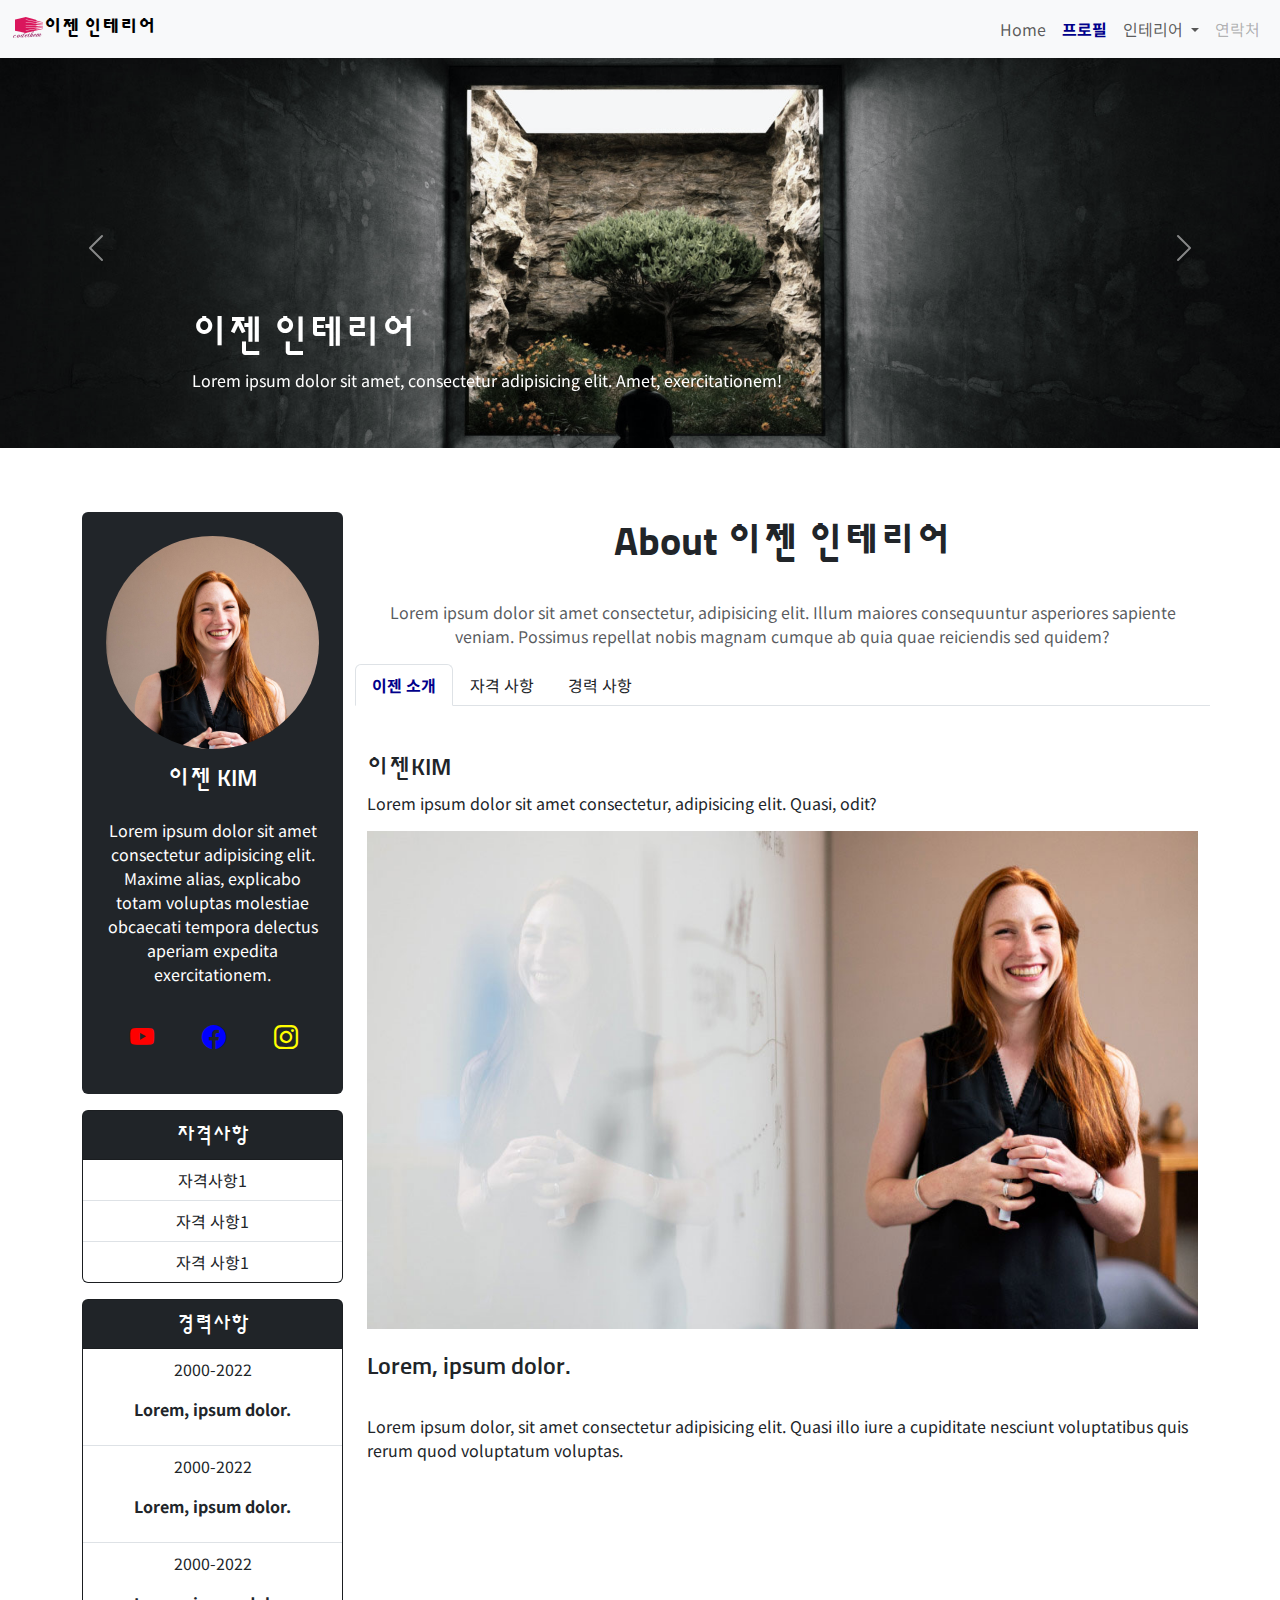
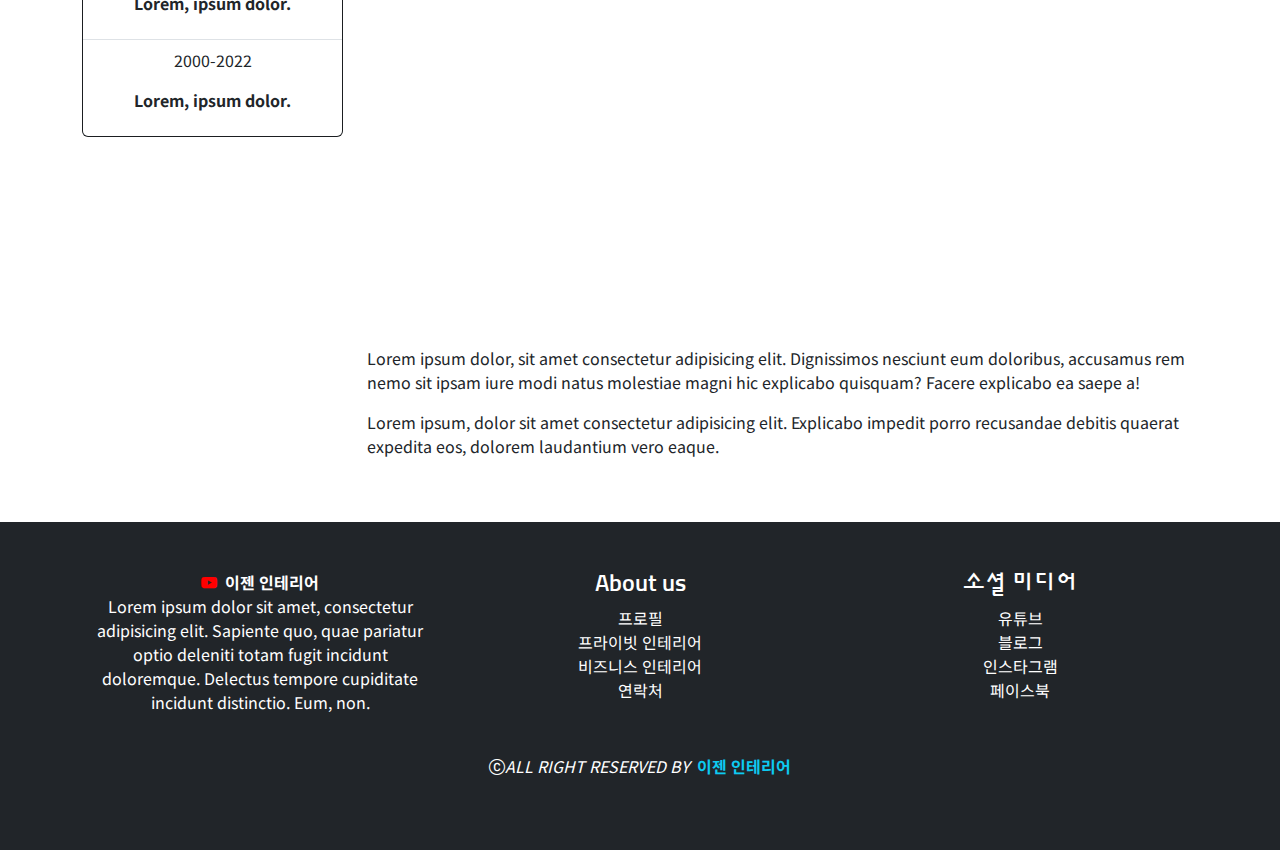
<file: profile.html>
<!DOCTYPE html>
<html lang="en">
<head>
    <meta charset="UTF-8">
    <meta name="viewport" content="width=device-width, initial-scale=1.0">
    <title>이젠 인테리어</title>
    <link rel="stylesheet" href="./css/bootstrap.css">
    <link rel="stylesheet" href="https://cdn.jsdelivr.net/npm/bootstrap-icons@1.10.5/font/bootstrap-icons.css">
    <link rel="stylesheet" href="./css/style2.css">
</head>
<body>
  <!-- 내비게이션 섹션 시작 -->
  <nav class="navbar navbar-expand-md fixed-top bg-light">
    <div class="container-fluid">
      <a class="logo-font navbar-brand gugi-font fw-bold" href="#"><img src="./images/logo.png" alt="로고">이젠 인테리어</a>
      <button class="navbar-toggler" type="button" data-bs-toggle="collapse" data-bs-target="#menubar" aria-controls="menubar" aria-expanded="false" aria-label="Toggle navigation">
        <span class="navbar-toggler-icon"></span>
      </button>
      <div class="collapse navbar-collapse " id="menubar">
        <ul class="navbar-nav ms-auto mb-2 mb-lg-0">
          <li class="nav-item">
            <a class="nav-link" aria-current="page" href="./index.html">Home</a>
          </li>

          <li class="nav-item">
            <a class="nav-link active" href="./profile.html">프로필</a>
          </li>

          <li class="nav-item dropdown">
            <a class="nav-link dropdown-toggle" href="#" role="button" data-bs-toggle="dropdown" aria-expanded="false">
              인테리어
            </a>
            <ul class="dropdown-menu">
              <li><a class="dropdown-item" href="./private-interior.html">개인 공간</a></li>
              <li><a class="dropdown-item" href="./business-interior.html">비즈니스 공간</a></li>
            </ul>
          </li>

          <li class="nav-item">
            <a class="nav-link disabled" href="./contact.html">연락처</a>
          </li>
        </ul>
        
      </div>
    </div>
  </nav>
  <!-- 내비게이션 섹션 끝 -->
  <!-- 헤더 영역 시작 -->
  <div id="headerCarousel" class="mt-5 carousel slide carousel-fade">
    <div class="carousel-inner">
      <div class="carousel-item active">
        <img src="./images/header1.jpg" class="d-block w-100" alt="사진">
        <div class="carousel-caption d-none d-md-block text-md-start">
          <h1>이젠 인테리어</h1>
          <p>Lorem ipsum dolor sit amet, consectetur adipisicing elit. Amet, exercitationem!</p>
        </div>
      </div>
      <div class="carousel-item">
        <img src="./images/header2.jpg" class="d-block w-100" alt="사진">
        <div class="carousel-caption d-none d-md-block">
          <h1>이젠 인테리어</h1>
          <p>Lorem ipsum dolor sit amet, consectetur adipisicing elit. Amet, exercitationem!</p>
        </div>
      </div>
      <div class="carousel-item">
        <img src="./images/header3.jpg" class="d-block w-100" alt="사진">
        <div class="carousel-caption d-none d-md-block">
          <h1>이젠 인테리어</h1>
          <p>Lorem ipsum dolor sit amet, consectetur adipisicing elit. Amet, exercitationem!</p>
        </div>
      </div>
      <div class="carousel-item">
        <img src="./images/header4.jpg" class="d-block w-100" alt="사진">
        <div class="carousel-caption d-none d-md-block">
          <h1>이젠 인테리어</h1>
          <p>Lorem ipsum dolor sit amet, consectetur adipisicing elit. Amet, exercitationem!</p>
        </div>
      </div>
      <div class="carousel-item">
        <img src="./images/header5.jpg" class="d-block w-100" alt="사진">
        <div class="carousel-caption d-none d-md-block">
          <h1>이젠 인테리어</h1>
          <p>Lorem ipsum dolor sit amet, consectetur adipisicing elit. Amet, exercitationem!</p>
        </div>
      </div>
    </div>
    <button class="carousel-control-prev" type="button" data-bs-target="#headerCarousel" data-bs-slide="prev">
      <span class="carousel-control-prev-icon" aria-hidden="true"></span>
      <span class="visually-hidden">Previous</span>
    </button>
    <button class="carousel-control-next" type="button" data-bs-target="#headerCarousel" data-bs-slide="next">
      <span class="carousel-control-next-icon" aria-hidden="true"></span>
      <span class="visually-hidden">Next</span>
    </button>
  </div>
  <!-- 헤더 영역 끝 -->
    <!-- 메인 섹션 시작 -->
    <main class="container my-5">
        <div class="row">
            <!-- 프로필 바 섹션 -->
            <section class="col-md-5 col-lg-3">
                <div class="bg-dark text-white text-center my-3 rounded p-4">

                    <img src="./images/main-profile.jpg" alt="프로필사진" class="img-fluid rounded-circle">

                    <h4 class="fs-4 py-3">이젠 KIM</h4>
                    <p>Lorem ipsum dolor sit amet consectetur adipisicing elit. Maxime alias, explicabo totam voluptas molestiae obcaecati tempora delectus aperiam expedita exercitationem.</p>
                    <div class="d-flex justify-content-evenly fs-4 py-3">
                        <a href="https://www.youtube.com/@ezencomputer" target="_blank" class="  px-4"><i class="bi bi-youtube"></i></a>
                        <a href="https://www.facebook.com/ezenac.co.kr/?locale=ko_KR" target="_blank" class=" px-4"><i class="bi bi-facebook"></i></a>
                        <a href="https://www.instagram.com/ezen_ac_official/" target="_blank" class="px-4"><i class="bi bi-instagram red"></i></a>
                    </div>
                </div>
                <!-- 자격사항 리스트 -->
                <div class="card text-white   text-center bg-dark">
                    <div class="card-header">
                      <h3 class="fs-5 m-1">자격사항</h3>
                    </div>
                <ul class="list-group list-group-flush">
                    <li class="list-group-item">자격사항1</li>
                    <li class="list-group-item">자격 사항1</li>
                    <li class="list-group-item">자격 사항1</li>
                  </ul>
                </div>
                <div class="card bg-dark text-white text-center my-3">
                    <div class="card-header">
                      <h3 class="fs-5 m-1">경력사항</h3>
                    </div>
                    <ul class="list-group list-group-flush">
                      <li class="list-group-item">
                        <p>2000-2022</p>
                        <p class="fw-bold">Lorem, ipsum dolor.</p>
                    </li>
                      <li class="list-group-item">
                        <p>2000-2022</p>
                        <p class="fw-bold">Lorem, ipsum dolor.</p>
                      </li>
                      <li class="list-group-item">
                        <p>2000-2022</p>
                        <p class="fw-bold">Lorem, ipsum dolor.</p>
                      </li>
                      <li class="list-group-item">
                        <p>2000-2022</p>
                        <p class="fw-bold">Lorem, ipsum dolor.</p>
                    </ul>
                  </div>
            </section>
            <!-- 프로필 섹션 끝 -->
            <!-- 포트폴리오 섹션 시작 -->
            <section class="col-md-7 col-lg-9">
                <div class="row">
                  <div class="text-center ph-5">
                    <h2 class="fs-1 fw-bold py-4">About 이젠 인테리어</h2>
                    <p class="text-muted">Lorem ipsum dolor sit amet consectetur, adipisicing elit. Illum maiores consequuntur asperiores sapiente veniam. Possimus repellat nobis magnam cumque ab quia quae reiciendis sed quidem?</p>
                  </div>
                  
                    <div class="nav nav-tabs" role="tablist">
                      <button class="nav-link active link-dark" id="aboutme-tab" data-bs-toggle="tab" data-bs-target="#aboutme" type="button" role="tab" aria-controls="aboutme" aria-selected="true">이젠 소개</button>

                      <button class="nav-link link-dark" id="certificate-tab" data-bs-toggle="tab" data-bs-target="#certificate" type="button" role="tab" aria-controls="certificate" aria-selected="false">자격 사항</button>

                      <button class="nav-link link-dark" id="experiences-tab" data-bs-toggle="tab" data-bs-target="#experiences" type="button" role="tab" aria-controls="experiences" aria-selected="false">경력 사항</button>

                      
                    </div>
                  
                  <div class="tab-content">
                    <div class="tab-pane fade show active" id="aboutme" role="tabpanel" aria-labelledby="aboutme-tab" tabindex="0">
                      <div>
                        <h4 class="mt-5">이젠KIM</h4>
                        <p>Lorem ipsum dolor sit amet consectetur, adipisicing elit. Quasi, odit?</p>
                        <img src="./images/profile-tab1.jpg" alt="사진" class="img-fluid">
                      </div>
                      <div>
                        <h4 class="py-4">Lorem, ipsum dolor.</h4>
                        <p>Lorem ipsum dolor, sit amet consectetur adipisicing elit. Quasi illo iure a cupiditate nesciunt voluptatibus quis rerum quod voluptatum voluptas.</p>
                        <div class="ratio ratio-16x9">
                          <iframe src="https://www.youtube.com/embed/k1NLoKu_XgI?si=04QjH4CREq0dqn8r" title="YouTube video player" frameborder="0" allow="accelerometer; autoplay; clipboard-write; encrypted-media; gyroscope; picture-in-picture; web-share" allowfullscreen></iframe>
                        </div>
                        <p>Lorem ipsum dolor, sit amet consectetur adipisicing elit. Dignissimos nesciunt eum doloribus, accusamus rem nemo sit ipsam iure modi natus molestiae magni hic explicabo quisquam? Facere explicabo ea saepe a!</p>
                        <p>Lorem ipsum, dolor sit amet consectetur adipisicing elit. Explicabo impedit porro recusandae debitis quaerat expedita eos, dolorem laudantium vero eaque.</p>
                      </div>
                    </div>
                    <div class="tab-pane fade" id="certificate" role="tabpanel" aria-labelledby="certificate-tab" tabindex="0">

                      <div class="m-5">
                        <div class="d-flex align-items-center">
                          <img src="./images/certificate1.jpg" alt="사진" class="rounded-5">
                          <div class="ms-3">
                            <h3>어워드1</h3>
                            <p>Lorem ipsum dolor sit amet.</p>
                          </div>
                        </div>
                        <p>Lorem ipsum dolor sit amet consectetur adipisicing elit. Laborum sint recusandae fuga neque aspernatur cumque molestias deleniti sed, temporibus repudiandae.</p>
                      </div>

                      <div class="m-5">
                        <div class="d-flex align-items-center">
                          <img src="./images/certificate2.jpg" alt="사진" class="rounded-5">
                          <div class="ms-3">
                            <h3>어워드2</h3>
                            <p>Lorem ipsum dolor sit amet.</p>
                          </div>
                        </div>
                        <p>Lorem ipsum dolor sit amet consectetur adipisicing elit. Laborum sint recusandae fuga neque aspernatur cumque molestias deleniti sed, temporibus repudiandae.</p>
                      </div>
                      
                      <div class="m-5">
                        <div class="d-flex align-items-center">
                          <img src="./images/certificate3.jpg" alt="사진" class="rounded-5">
                          <div class="ms-3">
                            <h3>자격증1</h3>
                            <p>Lorem ipsum dolor sit amet.</p>
                          </div>
                        </div>
                        <p>Lorem ipsum dolor sit amet consectetur adipisicing elit. Laborum sint recusandae fuga neque aspernatur cumque molestias deleniti sed, temporibus repudiandae.</p>

                      </div>
                      <div class="m-5">
                        <div class="d-flex align-items-center">
                          <img src="./images/certificate4.jpg" alt="사진" class="rounded-5">
                          <div class="ms-3">
                            <h3>자격증2</h3>
                            <p>Lorem ipsum dolor sit amet.</p>
                          </div>
                        </div>
                        <p>Lorem ipsum dolor sit amet consectetur adipisicing elit. Laborum sint recusandae fuga neque aspernatur cumque molestias deleniti sed, temporibus repudiandae.</p>
                      </div>

                      <!-- <div class="container my-5">
                        <div class="d-flex">
                          <div>
                            <img src="./images/certificate1.jpg" alt="사진" class="rounded-5">
                          </div>
                          <div class="ms-3 mt-3">
                            <h4 class="fw-bold">어워드1</h4>
                            <p>Lorem ipsum dolor sit amet.</p>
                          </div>
                        </div>
                        <div>
                          <p>Lorem ipsum, dolor sit amet consectetur adipisicing elit. Soluta assumenda dolor ea vel tenetur unde velit culpa animi sapiente blanditiis.</p>
                        </div>

                        <div class="d-flex">
                          <div>
                            <img src="./images/certificate2.jpg" alt="사진" class="rounded-5">
                          </div>
                          <div class="ms-3 mt-3">
                            <h4 class="fw-bold">어워드2</h4>
                            <p>Lorem ipsum dolor sit amet.</p>
                          </div>
                        </div>
                        <div>
                          <p>Lorem ipsum, dolor sit amet consectetur adipisicing elit. Soluta assumenda dolor ea vel tenetur unde velit culpa animi sapiente blanditiis.</p>
                        </div>

                        <div class="d-flex">
                          <div>
                            <img src="./images/certificate3.jpg" alt="사진" class="rounded-5">
                          </div>
                          <div class="ms-3 mt-3">
                            <h4 class="fw-bold">자격증1</h4>
                            <p>Lorem ipsum dolor sit amet.</p>
                          </div>
                        </div>
                        <div>
                          <p>Lorem ipsum, dolor sit amet consectetur adipisicing elit. Soluta assumenda dolor ea vel tenetur unde velit culpa animi sapiente blanditiis.</p>
                        </div>

                        <div class="d-flex">
                          <div>
                            <img src="./images/certificate4.jpg" alt="사진" class="rounded-5">
                          </div>
                          <div class="ms-3 mt-3">
                            <h4 class="fw-bold">자격증2</h4>
                            <p>Lorem ipsum dolor sit amet.</p>
                          </div>
                        </div>
                        <div>
                          <p>Lorem ipsum, dolor sit amet consectetur adipisicing elit. Soluta assumenda dolor ea vel tenetur unde velit culpa animi sapiente blanditiis.</p>
                        </div>

                      </div>-->
                    </div> 
                    <div class="tab-pane fade" id="experiences" role="tabpanel" aria-labelledby="experiences-tab" tabindex="0">
                      <div>
                        <div class="m-5 border-bottom">
                          <h4>이젠 인테리어</h4>
                          <p class="text-muted">2010~2022</p>
                          <p>Lorem ipsum dolor sit amet consectetur, adipisicing elit. Doloremque, dolore! Fuga, magni? Veniam excepturi modi suscipit qui. Corporis, quasi facilis! Asperiores est quas autem. Accusamus a tempore accusantium vel iusto!</p>
                        </div>
                        <div class="m-5 border-bottom">
                          <h4>인테리어X</h4>
                          <p class="text-muted">2010~2022</p>
                          <p>Lorem ipsum dolor sit amet consectetur, adipisicing elit. Doloremque, dolore! Fuga, magni? Veniam excepturi modi suscipit qui. Corporis, quasi facilis! Asperiores est quas autem. Accusamus a tempore accusantium vel iusto!</p>
                        </div>
                        <div class="m-5 border-bottom">
                          <h4>인테리어A</h4>
                          <p class="text-muted">2010~2022</p>
                          <p>Lorem ipsum dolor sit amet consectetur, adipisicing elit. Doloremque, dolore! Fuga, magni? Veniam excepturi modi suscipit qui. Corporis, quasi facilis! Asperiores est quas autem. Accusamus a tempore accusantium vel iusto!</p>
                        </div>

                      </div>



                    </div>
                    <div class="tab-pane fade" id="nav-disabled" role="tabpanel" aria-labelledby="nav-disabled-tab" tabindex="0">...</div>
                  </div>
                  

                
                
                </div>
            </section>
            <!-- 포트폴리오 섹션 끝 -->
        </div>
    </main>
    <!-- 메인 섹션 끝 -->
    <!-- 하단 부분 시작 -->
    <footer class="bg-dark text-white">
      <div class="container text-center py-5">
        <div class="row">
          <div class="col-lg-4">
            <a href="https://www.youtube.com/@ezencomputer" target="_blank" class="px-4 text-decoration-none text-white"><i class="bi bi-youtube"></i><span class="ps-2 fw-bold text-decoration-none">이젠 인테리어</span></a>
            <p>Lorem ipsum dolor sit amet, consectetur adipisicing elit. Sapiente quo, quae pariatur optio deleniti totam fugit incidunt doloremque. Delectus tempore cupiditate incidunt distinctio. Eum, non.</p>
          </div>
          <div class="col-lg-4">
            <h4>About us</h4>
            <ul class="list-unstyled">
              <li><a href="./profile.html" class="text-decoration-none text-white">프로필</a></li>
              <li><a href="./private-interior.html" class="text-decoration-none text-white">프라이빗 인테리어</a></li>
              <li><a href="./business-interior.html" class="text-decoration-none text-white">비즈니스 인테리어</a></li>
              <li><a href="./contact.html" class="text-decoration-none text-white">연락처</a></li>
            </ul>
          </div>

          <div class="col-lg-4">
            <h4>소셜 미디어</h4>
            <ul class="list-unstyled">
              <li>유튜브</li>
              <li>블로그</li>
              <li>인스타그램</li>
              <li>페이스북</li>
            </ul>
          </div>

        </div>
        <div class="row">
          <div class="col-12">
            <p class="py-4 mb-0"><i class="bi bi-c-circle">ALL RIGHT RESERVED BY</i><a href="https://mr.ezenac.co.kr/" target="_blank" class="gugi-font link-info fw-bold text-decoration-none"><span class="ms-2">이젠 인테리어</span></a> 
            </p>
          </div>
        </div>
      </div>

    </footer>
    <!-- 하단 부분 끝 -->


    <script src="./js/bootstrap.bundle.js"></script>
</body>
</html>
</file>
<file: css/style2.css>
@import url('https://fonts.googleapis.com/css2?family=Noto+Sans+KR:wght@400;700&family=Sunflower:wght@500;700&display=swap');

body {
    font-family: 'Noto Sans KR', sans-serif;
}

h1, h2, h3, h4,h5, .logo-font {
    font-family: 'Sunflower', sans-serif;
}

/* 네비영역 */
.nav-link.active,
.nav-link:hover{
    color: darkblue !important;
    font-weight: bold;

}
/* 헤더영역 */
#headerCarousel img{
    filter:grayscale(50%);
}
#headerCarousel:hover img{
    filter:grayscale(0%);
}
/* 헤더영역끝 */

.bi-instagram{
    color: yellow;
    
}
.bi-facebook{
    color: blue;
}
.bi-youtube{
    color: red;
}
/* 연락처>contact섹션 */
.maniu{
    background-image: linear-gradient(rgba(0,0,0, .5), rgba(0,0,0, 2)),url(../images/contact-bg.jpg);
    background-position: center;
    background-attachment: fixed;
    background-size: cover;
}
/* 연락처>contact섹션 끝 */
    
.card-img-top:hover{
    transform: scale(1.1);
}
.card-img-top {
    transition:transform .7s; /*이미지가 커지지않고 트랜스폼*/
}

.banner{
    background-image: url(../images/card-banner.jpg);
    background-attachment: fixed;
    background-size: cover;
}
</file>
